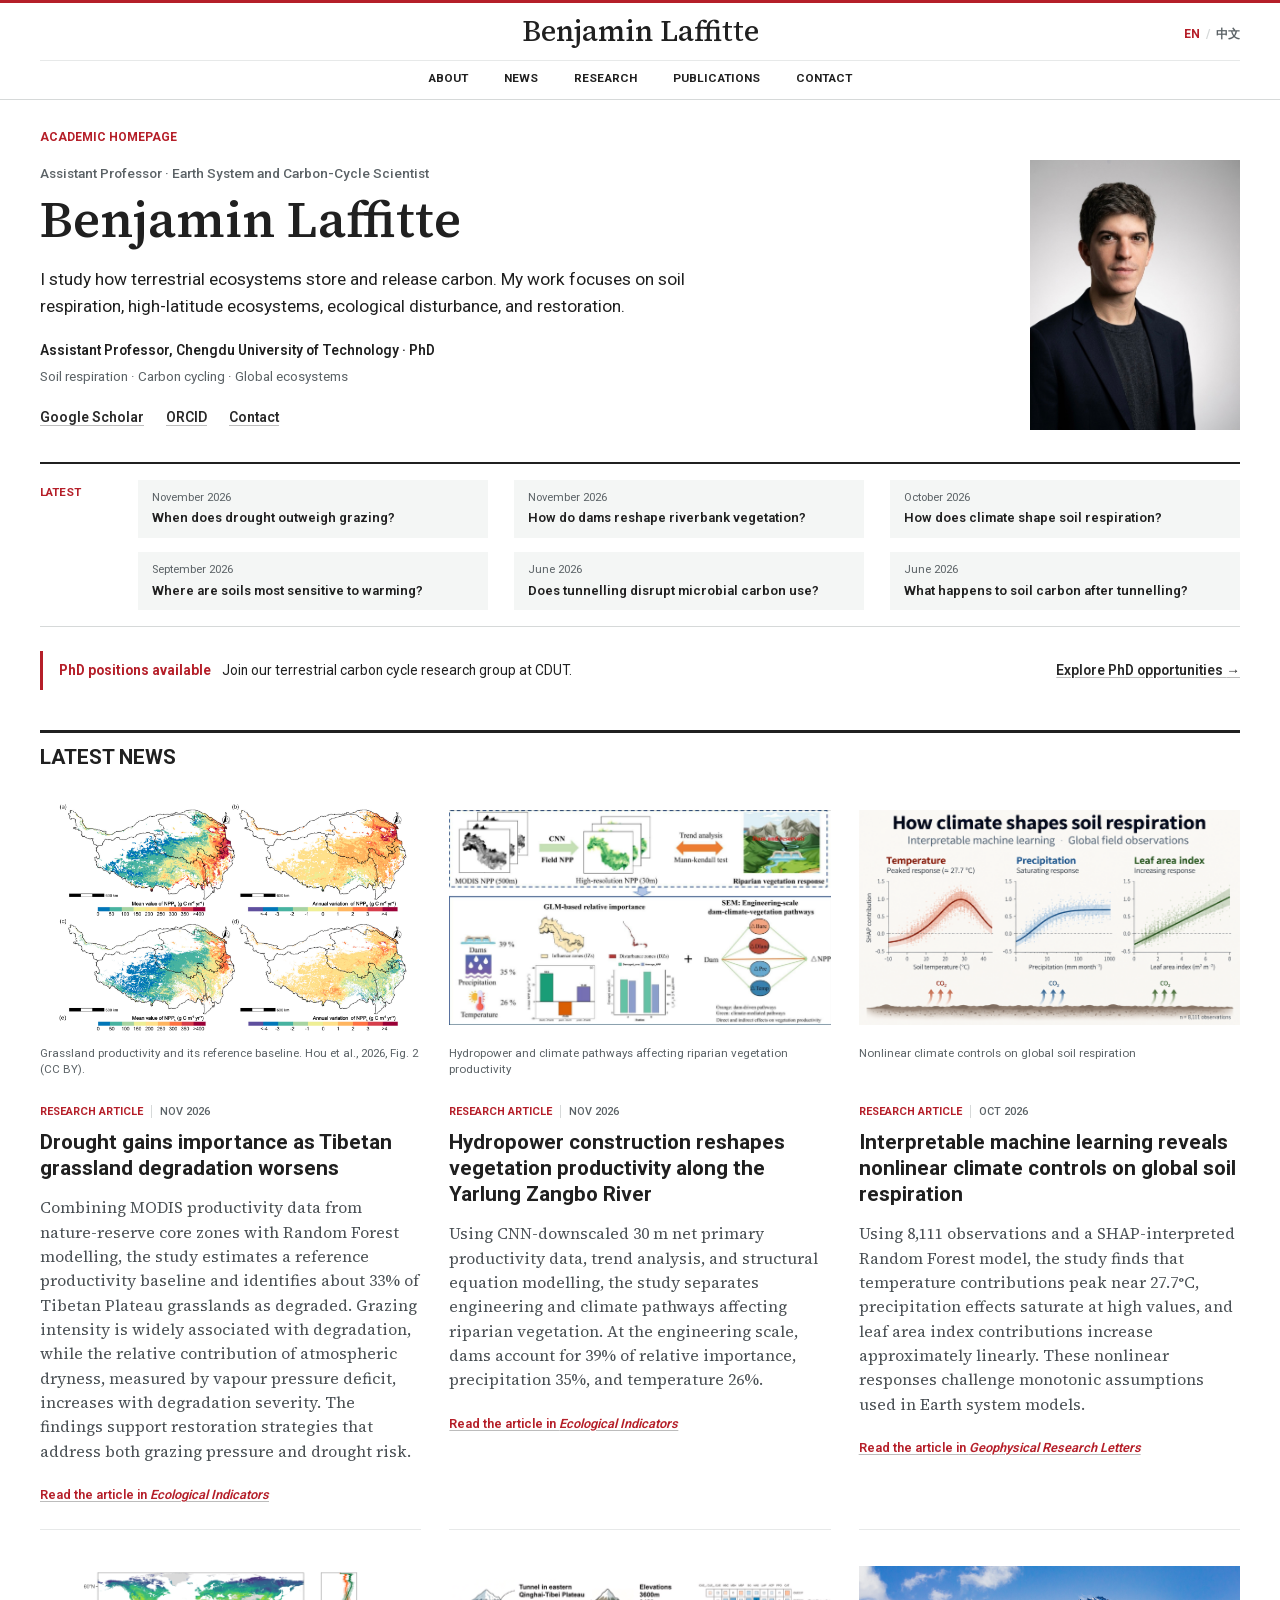
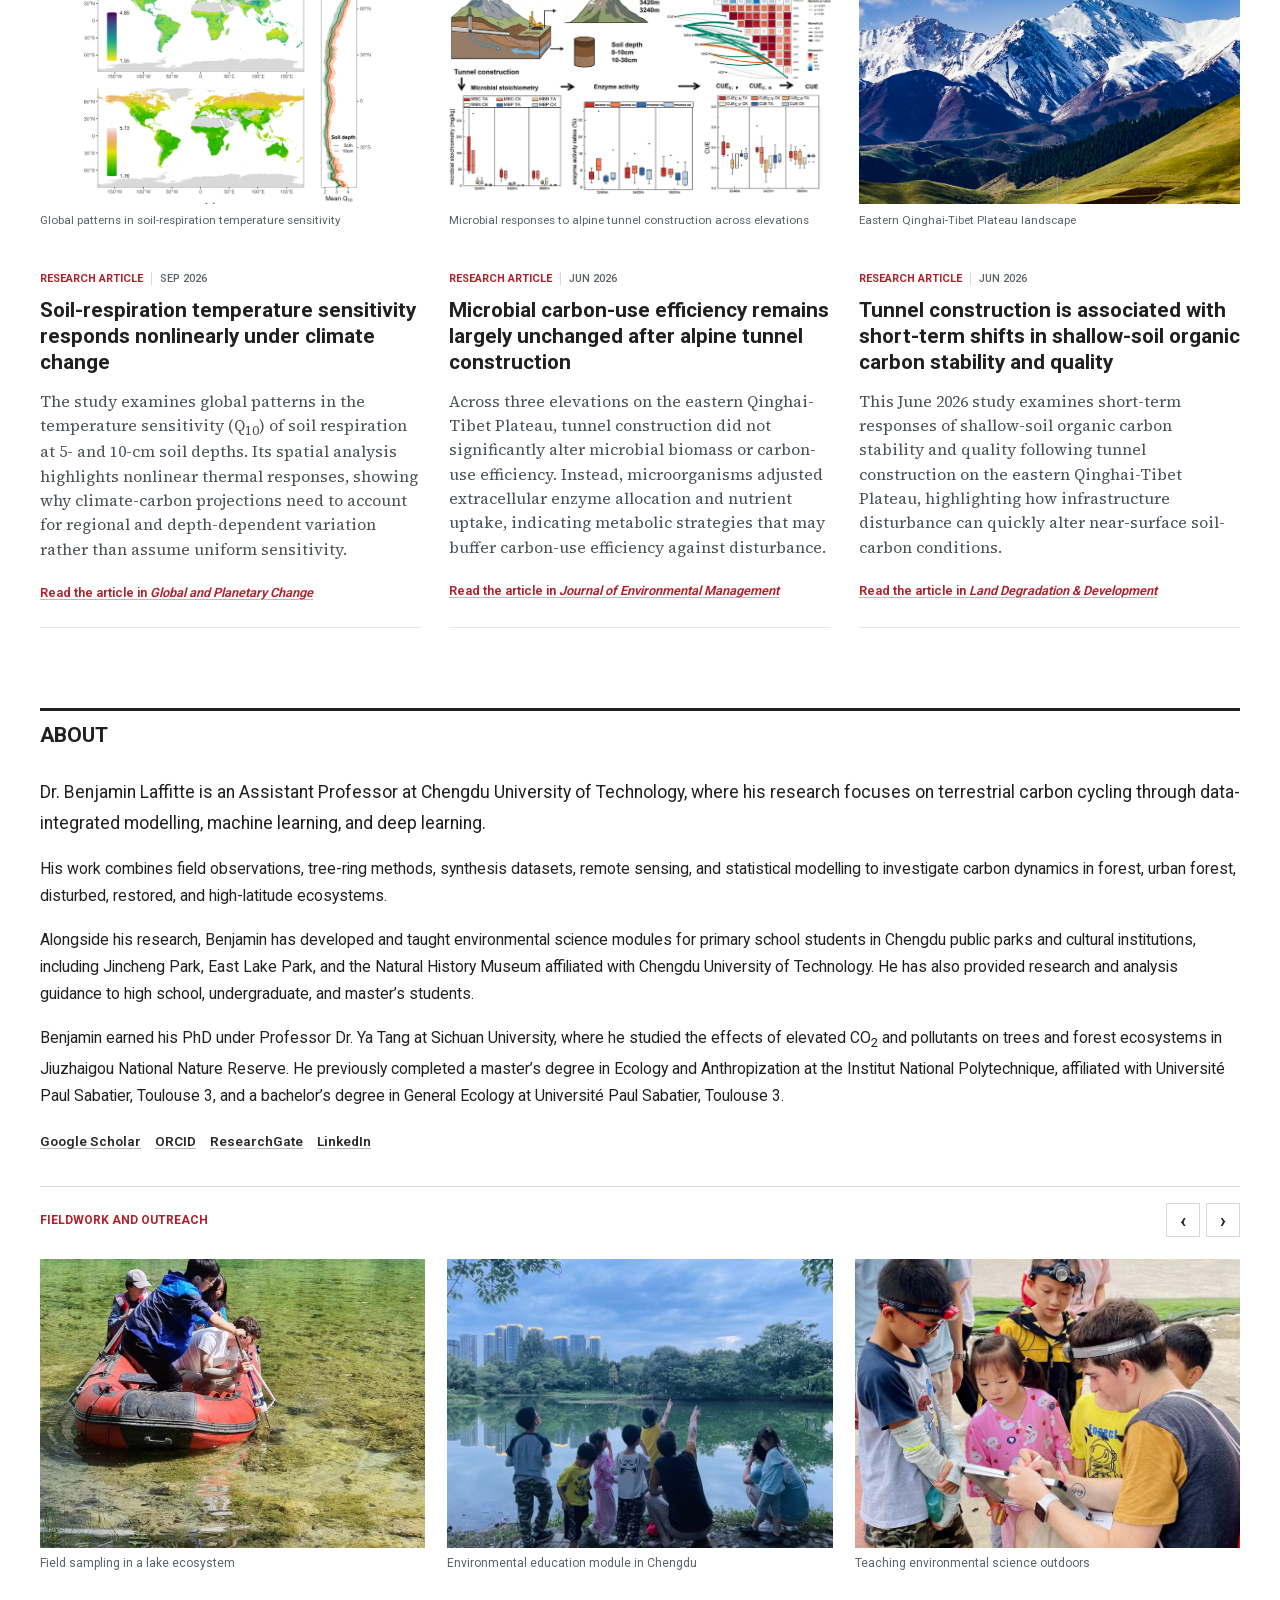
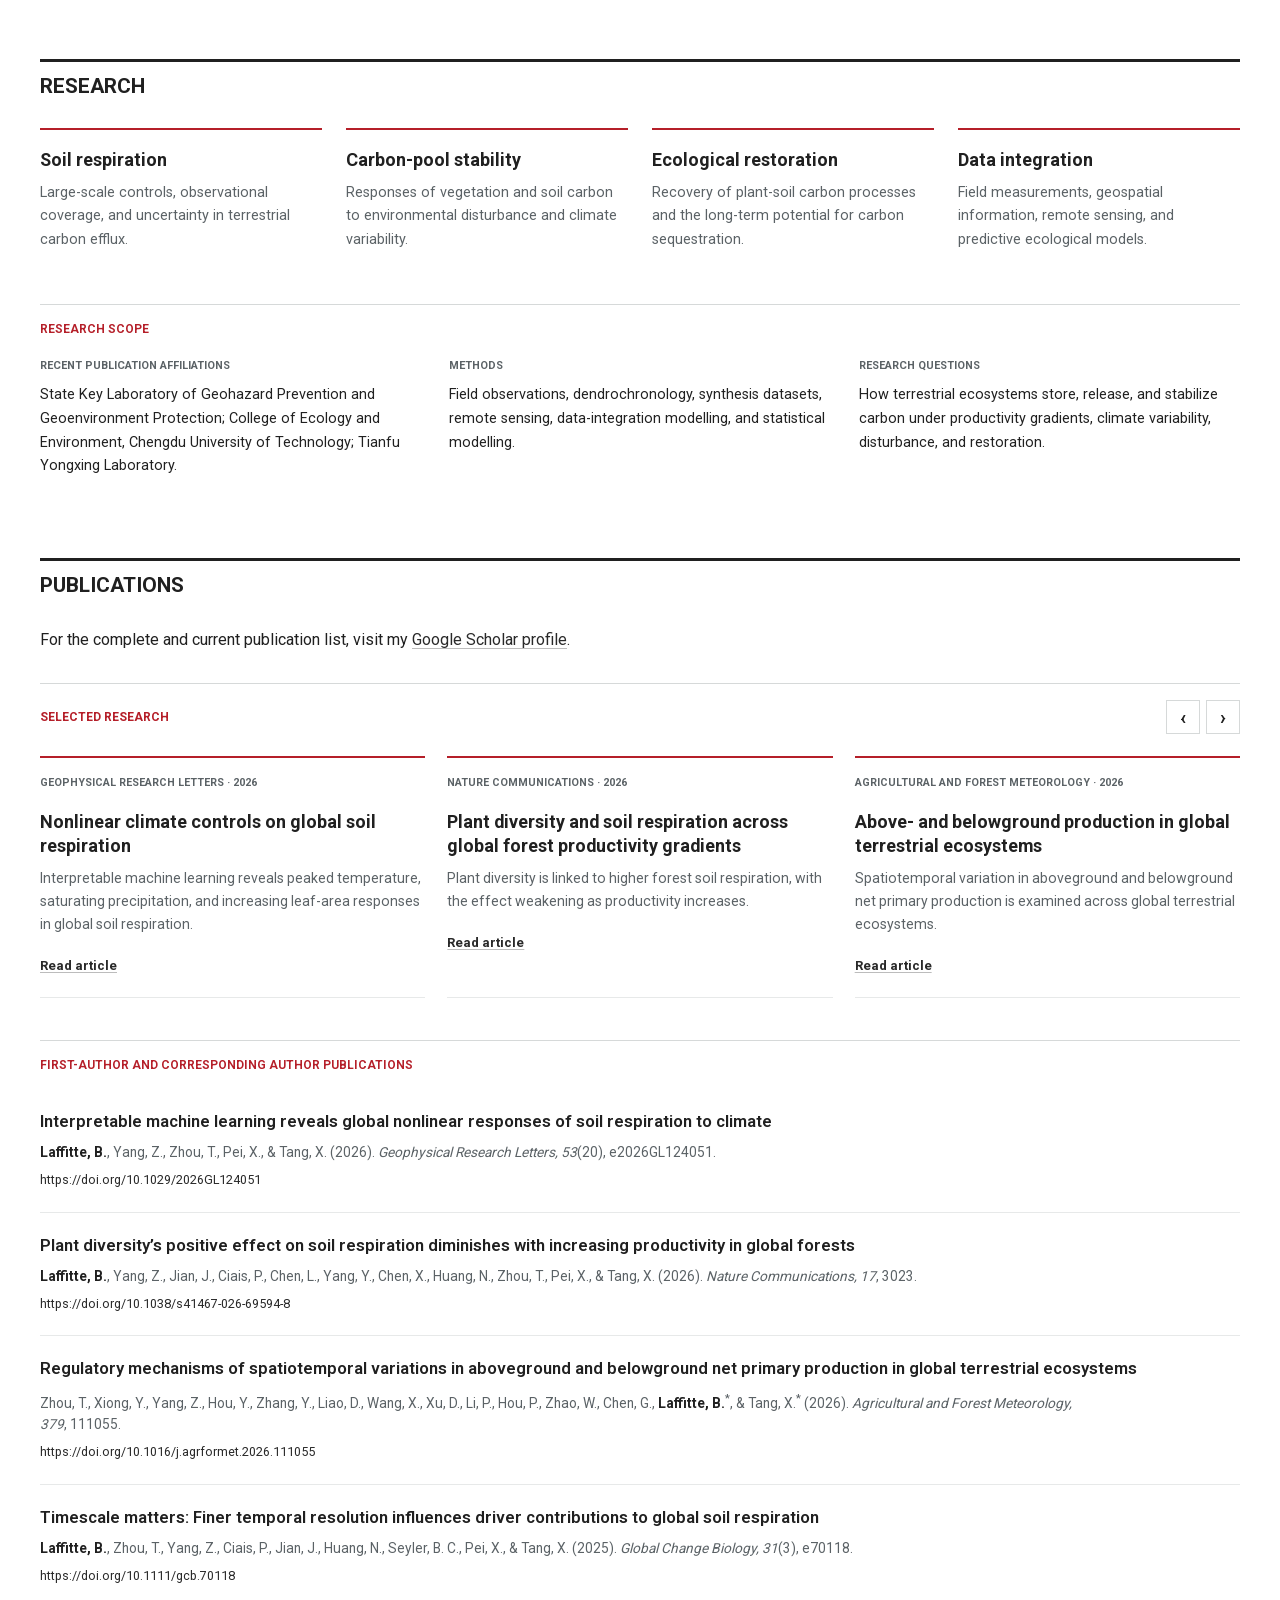
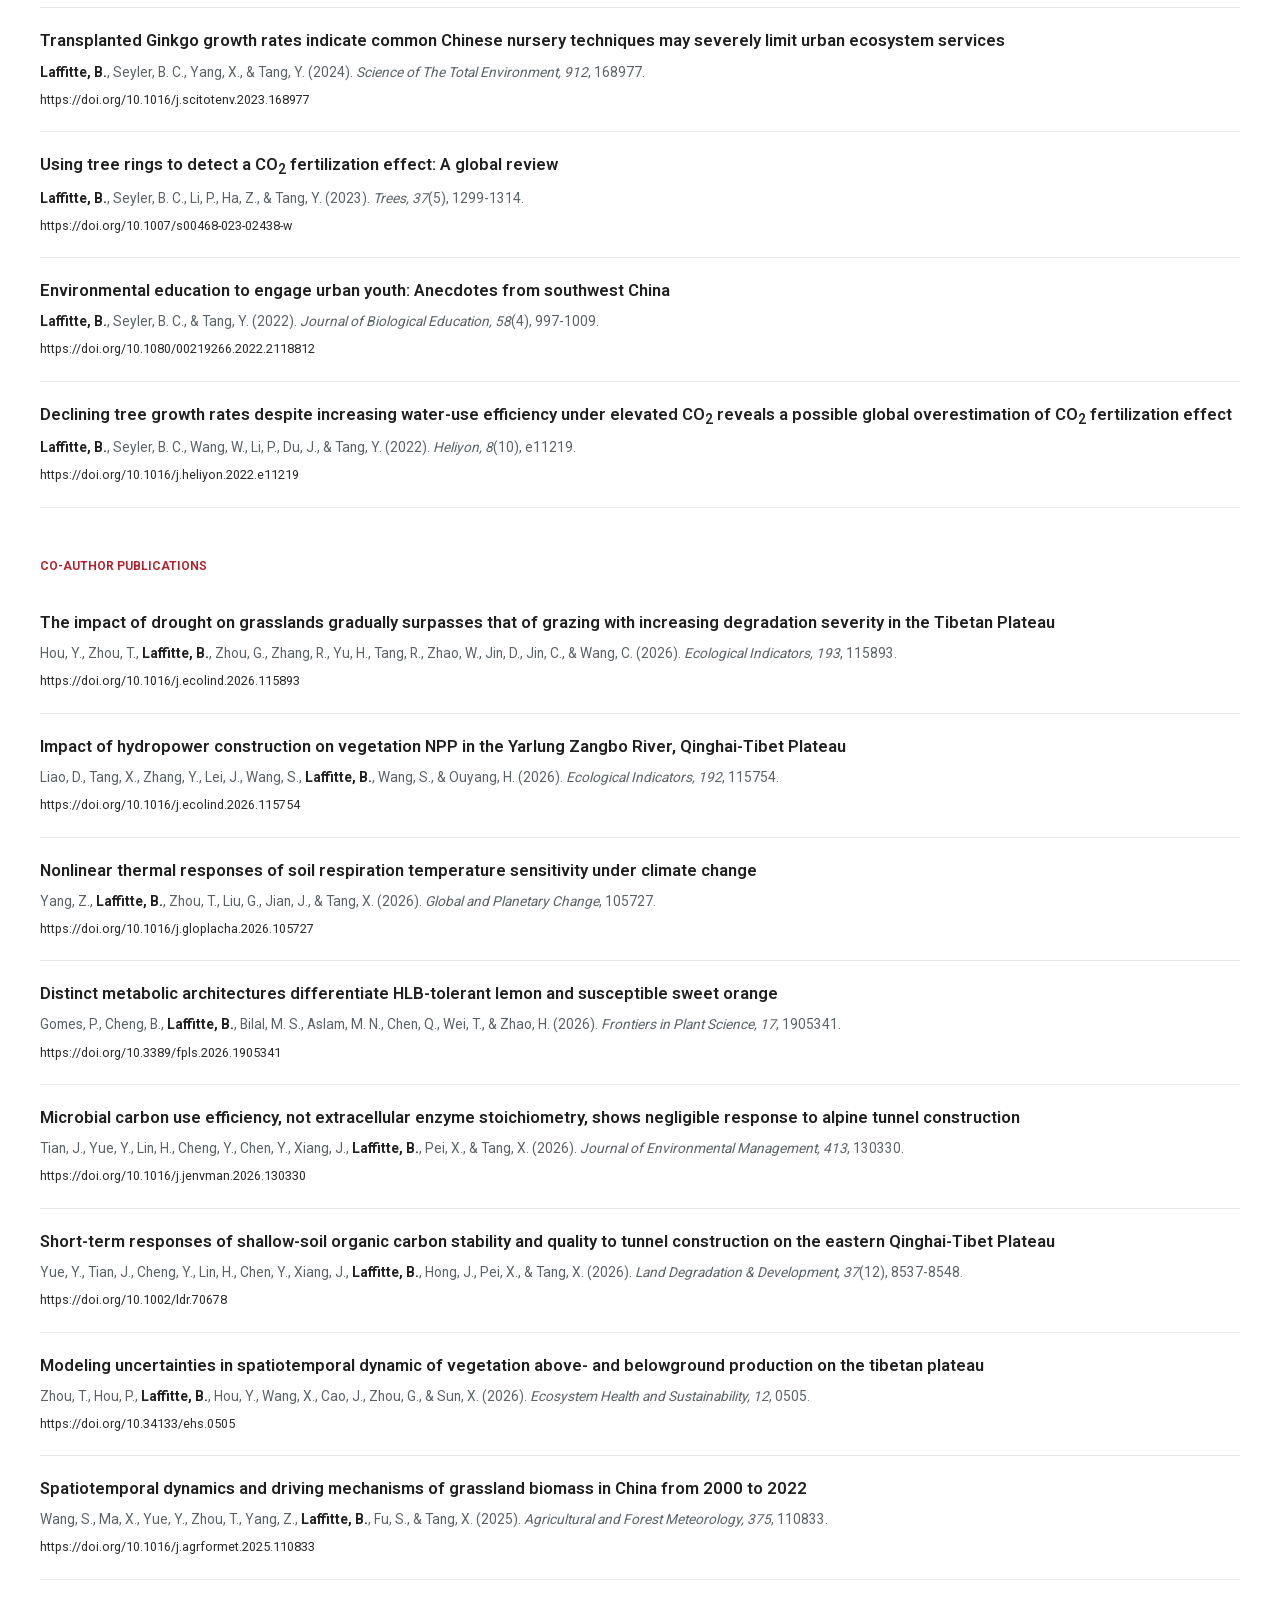
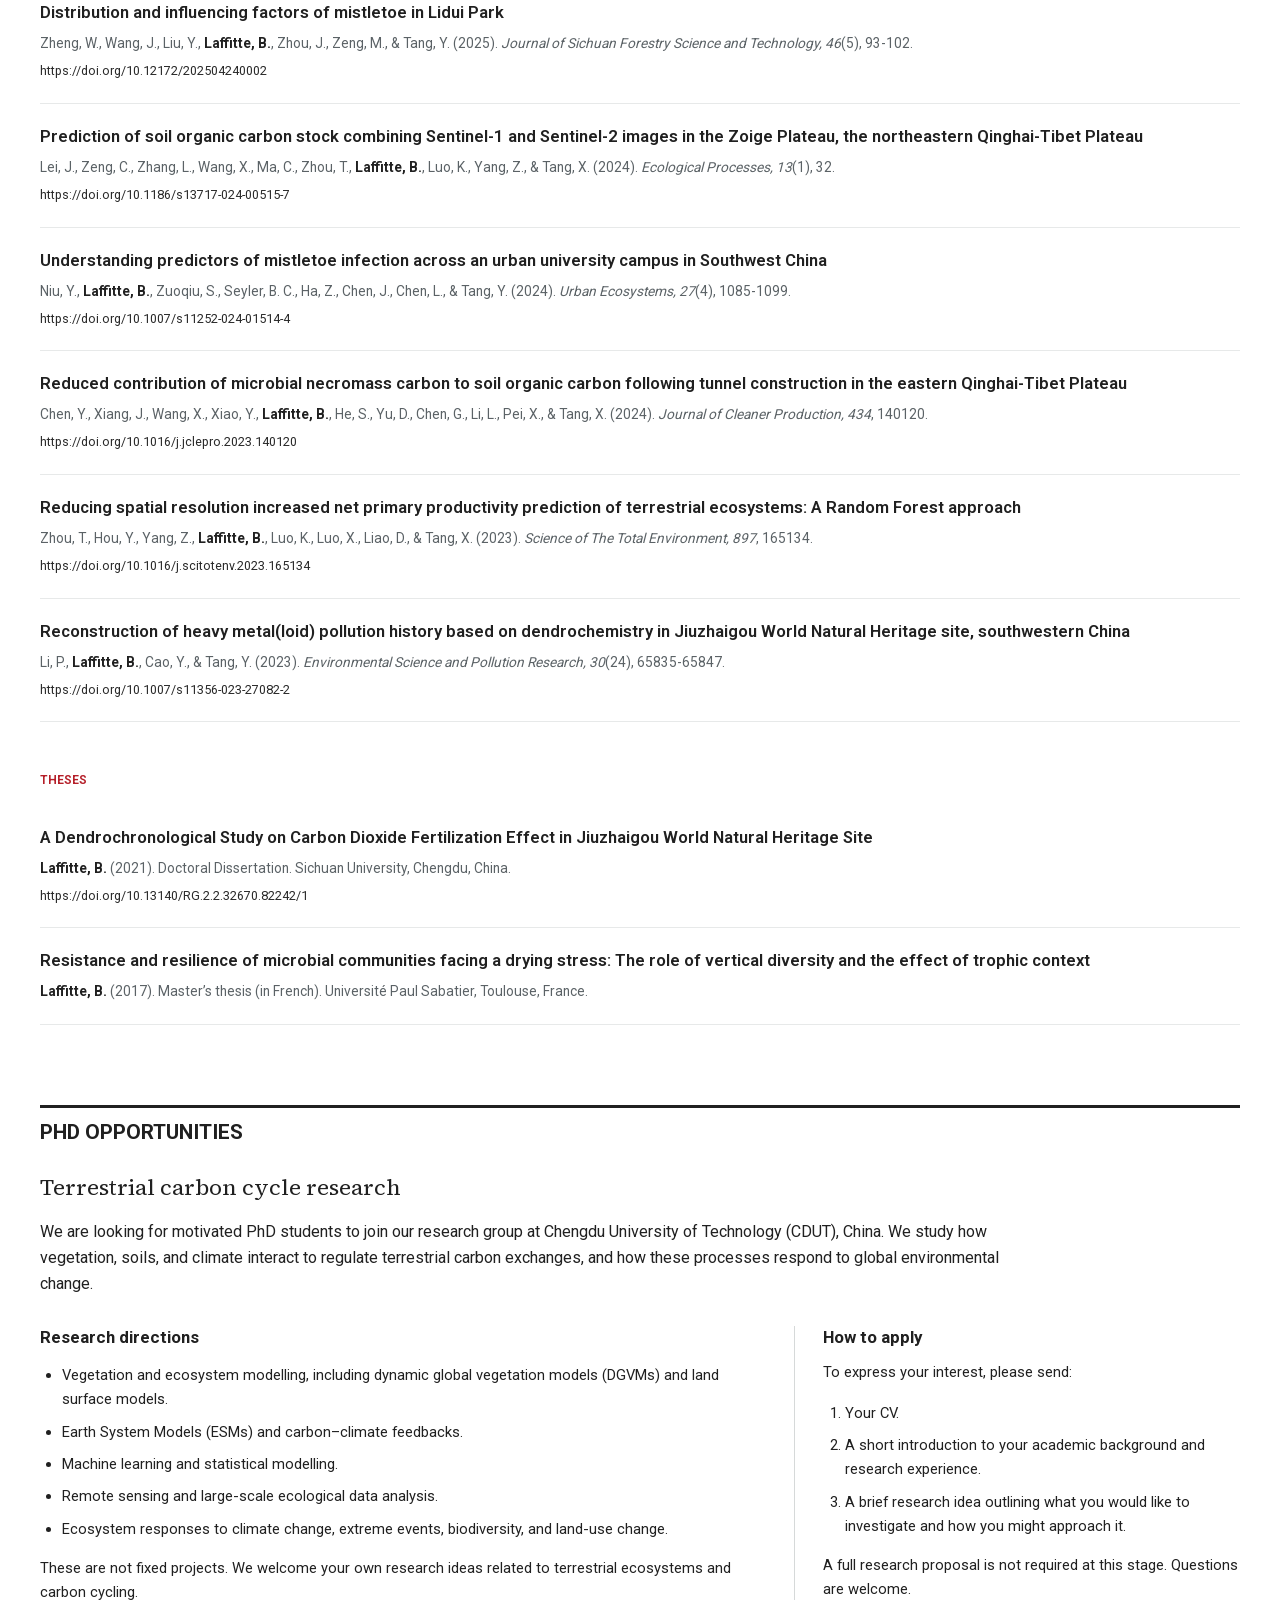
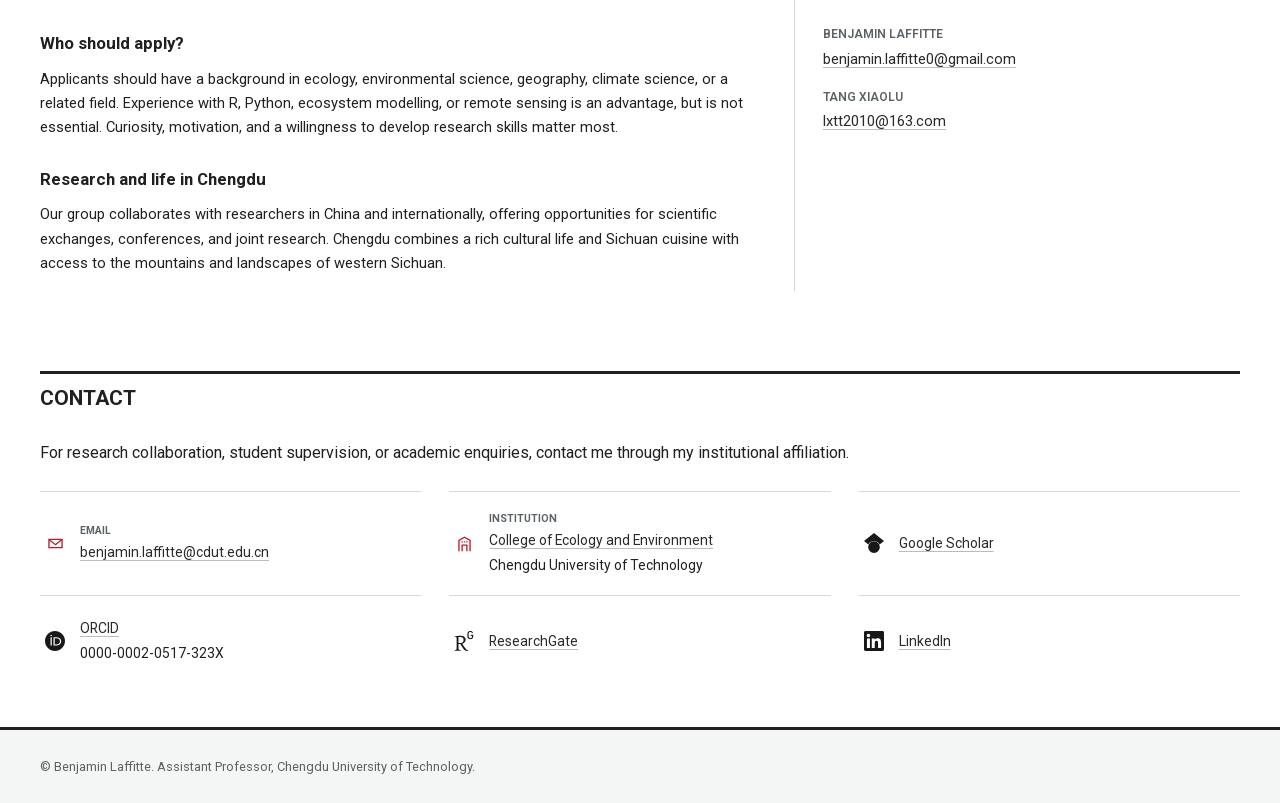
<file: index.html>
<!doctype html>
<html lang="en">
<head>
  <meta charset="utf-8">
  <meta name="viewport" content="width=device-width, initial-scale=1">
  <title>Benjamin Laffitte, PhD | Homepage</title>
  <meta name="description" content="Dr. Benjamin Laffitte is an Assistant Professor at Chengdu University of Technology, where his research focuses on terrestrial carbon cycling through data-integrated modelling, machine learning, and deep learning.">
  <meta name="author" content="Benjamin Laffitte">
  <meta name="robots" content="index, follow">
  <meta name="google-site-verification" content="b7oSxCG4IoUHkqx-J9gA1ETIJlWTeKGbXmMkajVEyJo" />
  <link rel="canonical" href="https://benjaminlaffitte.github.io/">
  <link rel="alternate" hreflang="en" href="https://benjaminlaffitte.github.io/">
  <link rel="alternate" hreflang="zh-Hans" href="https://benjaminlaffitte.github.io/zh.html">
  <link rel="alternate" hreflang="x-default" href="https://benjaminlaffitte.github.io/">

  <meta property="og:type" content="profile">
  <meta property="og:title" content="Benjamin Laffitte, PhD | Homepage">
  <meta property="og:description" content="Dr. Benjamin Laffitte is an Assistant Professor at Chengdu University of Technology, where his research focuses on terrestrial carbon cycling through data-integrated modelling, machine learning, and deep learning.">
  <meta property="og:url" content="https://benjaminlaffitte.github.io/">
  <meta property="og:image" content="https://benjaminlaffitte.github.io/portrait.jpg">
  <meta property="og:image:alt" content="Portrait of Benjamin Laffitte">
  <meta property="profile:first_name" content="Benjamin">
  <meta property="profile:last_name" content="Laffitte">

  <meta name="twitter:card" content="summary">
  <meta name="twitter:title" content="Benjamin Laffitte, PhD | Homepage">
  <meta name="twitter:description" content="Dr. Benjamin Laffitte is an Assistant Professor at Chengdu University of Technology, where his research focuses on terrestrial carbon cycling through data-integrated modelling, machine learning, and deep learning.">
  <meta name="twitter:image" content="https://benjaminlaffitte.github.io/portrait.jpg">

  <link rel="stylesheet" href="styles.css?v=20260626-news-ldd">
  <link rel="preload" href="assets/fonts/source-serif-4-latin.woff2" as="font" type="font/woff2" crossorigin>
  <link rel="stylesheet" href="journal.css?v=20261119-phd">
  <script type="application/ld+json">
  {
    "@context": "https://schema.org",
    "@type": "Person",
    "@id": "https://benjaminlaffitte.github.io/#benjamin-laffitte",
    "name": "Benjamin Laffitte",
    "givenName": "Benjamin",
    "familyName": "Laffitte",
    "jobTitle": "Assistant Professor",
    "affiliation": {
      "@type": "CollegeOrUniversity",
      "name": "Chengdu University of Technology"
    },
    "url": "https://benjaminlaffitte.github.io/",
    "image": "https://benjaminlaffitte.github.io/portrait.jpg",
    "sameAs": [
      "https://scholar.google.com/citations?user=4ZcM1v4AAAAJ",
      "https://orcid.org/0000-0002-0517-323X",
      "https://www.researchgate.net/profile/Benjamin-Laffitte",
      "https://cn.linkedin.com/in/benjamin-laffitte-94b067a8"
    ],
    "knowsAbout": [
      "Earth system science",
      "Ecosystem carbon cycling",
      "Terrestrial carbon cycling",
      "Soil respiration",
      "Plant diversity",
      "Climate-carbon feedbacks",
      "Ecological restoration"
    ],
    "description": "Dr. Benjamin Laffitte is an Assistant Professor at Chengdu University of Technology, where his research focuses on terrestrial carbon cycling through data-integrated modelling, machine learning, and deep learning."
  }
  </script>
</head>
<body>
  <header class="site-header">
    <nav class="nav container" aria-label="Primary navigation">
      <a class="name" href="#top" aria-label="Benjamin Laffitte homepage">Benjamin Laffitte</a>
      <div class="nav-actions">
        <div class="nav-links">
          <a href="#about">About</a>
          <a href="#news">News</a>
          <a href="#research">Research</a>
          <a href="#publications">Publications</a>
          <a href="#contact">Contact</a>
        </div>
        <div class="language-switch" aria-label="Language selector">
          <span aria-current="true">EN</span>
          <a href="zh.html">中文</a>
        </div>
      </div>
    </nav>
  </header>

  <main id="top">
    <section class="hero container" aria-labelledby="hero-title">
      <div class="hero-copy">
        <p class="hero-kicker">Academic homepage</p>
        <p class="eyebrow">Assistant Professor · Earth System and Carbon-Cycle Scientist</p>
        <h1 id="hero-title"><span class="hero-name-part">Benjamin</span> <span class="hero-name-part">Laffitte</span></h1>
        <img class="profile-photo-inline" src="portrait.jpg" alt="Portrait of Benjamin Laffitte" width="132" height="170">
        <p class="intro">I study how terrestrial ecosystems store and release carbon. My work focuses on soil respiration, high-latitude ecosystems, ecological disturbance, and restoration.</p>
        <p class="hero-meta">Assistant Professor, Chengdu University of Technology <span class="nowrap">&middot; PhD</span></p>
        <p class="research-keywords">Soil respiration · Carbon cycling · Global ecosystems</p>
        <div class="hero-links" aria-label="Profile links">
          <a href="https://scholar.google.com/citations?user=4ZcM1v4AAAAJ" target="_blank" rel="noopener noreferrer">Google Scholar</a>
          <a href="https://orcid.org/0000-0002-0517-323X" target="_blank" rel="noopener noreferrer">ORCID</a>
          <a href="#contact">Contact</a>
        </div>
      </div>

      <aside class="profile-panel" aria-label="Profile summary">
        <img class="profile-photo" src="portrait.jpg" alt="Portrait of Benjamin Laffitte" width="934" height="1200">
      </aside>

      <div class="latest-strip" aria-label="Latest highlights">
        <span>Latest</span>
        <a href="https://doi.org/10.1016/j.ecolind.2026.115893" target="_blank" rel="noopener noreferrer"><time datetime="2026-11">November 2026</time> When does drought outweigh grazing?</a>
        <a href="https://doi.org/10.1016/j.ecolind.2026.115754" target="_blank" rel="noopener noreferrer"><time datetime="2026-11">November 2026</time> How do dams reshape riverbank vegetation?</a>
        <a href="https://doi.org/10.1029/2026GL124051" target="_blank" rel="noopener noreferrer"><time datetime="2026-10">October 2026</time> How does climate shape soil respiration?</a>
        <a href="https://doi.org/10.1016/j.gloplacha.2026.105727" target="_blank" rel="noopener noreferrer"><time datetime="2026-09">September 2026</time> Where are soils most sensitive to warming?</a>
        <a href="https://doi.org/10.1016/j.jenvman.2026.130330" target="_blank" rel="noopener noreferrer"><time datetime="2026-06">June 2026</time> Does tunnelling disrupt microbial carbon use?</a>
        <a href="https://doi.org/10.1002/ldr.70678" target="_blank" rel="noopener noreferrer"><time datetime="2026-06">June 2026</time> What happens to soil carbon after tunnelling?</a>
      </div>
    </section>

    <aside class="phd-notice container" aria-label="PhD opportunities">
      <p><strong>PhD positions available</strong> Join our terrestrial carbon cycle research group at CDUT.</p>
      <a href="#phd-opportunities">Explore PhD opportunities <span aria-hidden="true">&rarr;</span></a>
    </aside>

    <section class="section container" id="news" aria-labelledby="news-title">
      <div>
        <h2 id="news-title">Latest News</h2>

        <div class="news-list">
          <article class="news-item">
            <figure class="news-figure research-figure">
              <img src="assets/news/tibetan-grassland-npp-baseline.png" alt="Maps of MODIS grassland net primary productivity and its reference baseline, with annual trends across the Tibetan Plateau" width="1308" height="858">
              <figcaption>Grassland productivity and its reference baseline. Hou et al., 2026, Fig. 2 (CC BY).</figcaption>
            </figure>
            <div class="news-body">
              <p class="news-meta"><span>Research Article</span><time datetime="2026-11">Nov 2026</time></p>
              <h3>Drought gains importance as Tibetan grassland degradation worsens</h3>
              <p>Combining MODIS productivity data from nature-reserve core zones with Random Forest modelling, the study estimates a reference productivity baseline and identifies about 33% of Tibetan Plateau grasslands as degraded. Grazing intensity is widely associated with degradation, while the relative contribution of atmospheric dryness, measured by vapour pressure deficit, increases with degradation severity. The findings support restoration strategies that address both grazing pressure and drought risk.</p>
              <a href="https://doi.org/10.1016/j.ecolind.2026.115893" target="_blank" rel="noopener noreferrer">Read the article in <em>Ecological Indicators</em></a>
            </div>
          </article>
          <article class="news-item">
            <figure class="news-figure research-figure">
              <img src="assets/news/hydropower-vegetation-npp-yarlung-zangbo.png" alt="Graphical abstract showing high-resolution NPP mapping and dam, precipitation, and temperature pathways affecting riparian vegetation" width="3142" height="1772">
              <figcaption>Hydropower and climate pathways affecting riparian vegetation productivity</figcaption>
            </figure>
            <div class="news-body">
              <p class="news-meta"><span>Research Article</span><time datetime="2026-11">Nov 2026</time></p>
              <h3>Hydropower construction reshapes vegetation productivity along the Yarlung Zangbo River</h3>
              <p>Using CNN-downscaled 30 m net primary productivity data, trend analysis, and structural equation modelling, the study separates engineering and climate pathways affecting riparian vegetation. At the engineering scale, dams account for 39% of relative importance, precipitation 35%, and temperature 26%.</p>
              <a href="https://doi.org/10.1016/j.ecolind.2026.115754" target="_blank" rel="noopener noreferrer">Read the article in <em>Ecological Indicators</em></a>
            </div>
          </article>
          <article class="news-item">
            <figure class="news-figure research-figure">
              <img src="assets/news/climate-shapes-soil-respiration.png" alt="Interpretable machine-learning response curves for the effects of temperature, precipitation, and leaf area index on soil respiration" width="1672" height="941">
              <figcaption>Nonlinear climate controls on global soil respiration</figcaption>
            </figure>
            <div class="news-body">
              <p class="news-meta"><span>Research Article</span><time datetime="2026-10">Oct 2026</time></p>
              <h3>Interpretable machine learning reveals nonlinear climate controls on global soil respiration</h3>
              <p>Using 8,111 observations and a SHAP-interpreted Random Forest model, the study finds that temperature contributions peak near 27.7°C, precipitation effects saturate at high values, and leaf area index contributions increase approximately linearly. These nonlinear responses challenge monotonic assumptions used in Earth system models.</p>
              <a href="https://doi.org/10.1029/2026GL124051" target="_blank" rel="noopener noreferrer">Read the article in <em>Geophysical Research Letters</em></a>
            </div>
          </article>
          <article class="news-item">
            <figure class="news-figure research-figure">
              <img src="assets/news/global-soil-respiration-temperature-sensitivity.png" alt="Global maps and latitudinal profiles of soil-respiration temperature sensitivity at 5- and 10-centimetre soil depths" width="1384" height="1050">
              <figcaption>Global patterns in soil-respiration temperature sensitivity</figcaption>
            </figure>
            <div class="news-body">
              <p class="news-meta"><span>Research Article</span><time datetime="2026-09">Sep 2026</time></p>
              <h3>Soil-respiration temperature sensitivity responds nonlinearly under climate change</h3>
              <p>The study examines global patterns in the temperature sensitivity (Q<sub>10</sub>) of soil respiration at 5- and 10-cm soil depths. Its spatial analysis highlights nonlinear thermal responses, showing why climate-carbon projections need to account for regional and depth-dependent variation rather than assume uniform sensitivity.</p>
              <a href="https://doi.org/10.1016/j.gloplacha.2026.105727" target="_blank" rel="noopener noreferrer">Read the article in <em>Global and Planetary Change</em></a>
            </div>
          </article>
          <article class="news-item">
            <figure class="news-figure research-figure">
              <img src="assets/news/jem-alpine-tunnel-carbon-use-efficiency.jpg" alt="Graphical abstract showing an alpine tunnel, soil sampling across three elevations, microbial enzyme activity, and carbon-use efficiency" width="1557" height="886">
              <figcaption>Microbial responses to alpine tunnel construction across elevations</figcaption>
            </figure>
            <div class="news-body">
              <p class="news-meta"><span>Research Article</span><time datetime="2026-06">Jun 2026</time></p>
              <h3>Microbial carbon-use efficiency remains largely unchanged after alpine tunnel construction</h3>
              <p>Across three elevations on the eastern Qinghai-Tibet Plateau, tunnel construction did not significantly alter microbial biomass or carbon-use efficiency. Instead, microorganisms adjusted extracellular enzyme allocation and nutrient uptake, indicating metabolic strategies that may buffer carbon-use efficiency against disturbance.</p>
              <a href="https://doi.org/10.1016/j.jenvman.2026.130330" target="_blank" rel="noopener noreferrer">Read the article in <em>Journal of Environmental Management</em></a>
            </div>
          </article>
          <article class="news-item">
            <figure class="news-figure">
              <img src="assets/news/ldd-qinghai-tibet-plateau.png" alt="Mountain landscape from the eastern Qinghai-Tibet Plateau" width="1024" height="576">
              <figcaption>Eastern Qinghai-Tibet Plateau landscape</figcaption>
            </figure>
            <div class="news-body">
              <p class="news-meta"><span>Research Article</span><time datetime="2026-06">Jun 2026</time></p>
              <h3>Tunnel construction is associated with short-term shifts in shallow-soil organic carbon stability and quality</h3>
              <p>This June 2026 study examines short-term responses of shallow-soil organic carbon stability and quality following tunnel construction on the eastern Qinghai-Tibet Plateau, highlighting how infrastructure disturbance can quickly alter near-surface soil-carbon conditions.</p>
              <a href="https://doi.org/10.1002/ldr.70678" target="_blank" rel="noopener noreferrer">Read the article in <em>Land Degradation &amp; Development</em></a>
            </div>
          </article>
        </div>
      </div>
    </section>

    <section class="section container" id="about" aria-labelledby="about-title">
      <div>
        <h2 id="about-title">About</h2>
        <p class="lead">Dr. Benjamin Laffitte is an Assistant Professor at Chengdu University of Technology, where his research focuses on terrestrial carbon cycling through data-integrated modelling, machine learning, and deep learning.</p>
        <p>His work combines field observations, tree-ring methods, synthesis datasets, remote sensing, and statistical modelling to investigate carbon dynamics in forest, urban forest, disturbed, restored, and high-latitude ecosystems.</p>
        <p>Alongside his research, Benjamin has developed and taught environmental science modules for primary school students in Chengdu public parks and cultural institutions, including Jincheng Park, East Lake Park, and the Natural History Museum affiliated with Chengdu University of Technology. He has also provided research and analysis guidance to high school, undergraduate, and master&rsquo;s students.</p>
        <p>Benjamin earned his PhD under Professor Dr. Ya Tang at Sichuan University, where he studied the effects of elevated CO<sub>2</sub> and pollutants on trees and forest ecosystems in Jiuzhaigou National Nature Reserve. He previously completed a master&rsquo;s degree in Ecology and Anthropization at the Institut National Polytechnique, affiliated with Universit&eacute; Paul Sabatier, Toulouse 3, and a bachelor&rsquo;s degree in General Ecology at Universit&eacute; Paul Sabatier, Toulouse 3.</p>

        <div class="profile-links" aria-label="External academic profiles">
          <a href="https://scholar.google.com/citations?user=4ZcM1v4AAAAJ" target="_blank" rel="noopener noreferrer">Google Scholar</a>
          <a href="https://orcid.org/0000-0002-0517-323X" target="_blank" rel="noopener noreferrer">ORCID</a>
          <a href="https://www.researchgate.net/profile/Benjamin-Laffitte" target="_blank" rel="noopener noreferrer">ResearchGate</a>
          <a href="https://cn.linkedin.com/in/benjamin-laffitte-94b067a8" target="_blank" rel="noopener noreferrer">LinkedIn</a>
        </div>

        <section class="about-gallery" aria-labelledby="about-gallery-title">
          <div class="gallery-heading">
            <h3 id="about-gallery-title">Fieldwork and outreach</h3>
            <div class="slider-controls" aria-label="About photo controls">
              <button type="button" class="slider-button" data-slider-target="about-gallery-slider" data-slider-direction="-1" aria-label="Previous about photo">‹</button>
              <button type="button" class="slider-button" data-slider-target="about-gallery-slider" data-slider-direction="1" aria-label="Next about photo">›</button>
            </div>
          </div>
          <div class="about-photo-list" id="about-gallery-slider">
            <figure>
              <img src="assets/about/field-lake-sampling.jpg" alt="Field sampling from a small boat in a clear lake" width="1200" height="1600">
              <figcaption>Field sampling in a lake ecosystem</figcaption>
            </figure>
            <figure>
              <img src="assets/about/chengdu-environmental-education-lake.jpg" alt="Environmental education activity with children beside an urban lake in Chengdu" width="1600" height="1200">
              <figcaption>Environmental education module in Chengdu</figcaption>
            </figure>
            <figure>
              <img src="assets/about/chengdu-environmental-education-module.jpg" alt="Outdoor environmental education activity with primary school students" width="1600" height="1239">
              <figcaption>Teaching environmental science outdoors</figcaption>
            </figure>
            <figure>
              <img src="assets/about/dendrochronology-fieldwork-log.jpg" alt="Dendrochronology fieldwork on a cut tree log" width="1200" height="1600">
              <figcaption>Dendrochronology fieldwork</figcaption>
            </figure>
            <figure>
              <img src="assets/about/night-environmental-education.jpg" alt="Night environmental education activity with children using headlamps" width="1600" height="1200">
              <figcaption>Night environmental education module in Chengdu</figcaption>
            </figure>
            <figure>
              <img src="assets/about/jiuzhaigou-landscape-autumn.jpg" alt="Mountain lake landscape in Jiuzhaigou" width="1600" height="1197">
              <figcaption>Jiuzhaigou landscape</figcaption>
            </figure>
            <figure>
              <img src="assets/about/jiuzhaigou-fieldwork.jpg" alt="Fieldwork in Jiuzhaigou with a hard hat near rocky terrain and clear water" width="903" height="1600">
              <figcaption>Jiuzhaigou fieldwork</figcaption>
            </figure>
            <figure>
              <img src="assets/about/dendrochronology-tree-core.jpg" alt="Tree-ring sampling with an increment borer in a forest" width="1600" height="1200">
              <figcaption>Tree-ring sampling for dendrochronology</figcaption>
            </figure>
            <figure>
              <img src="assets/about/jiuzhaigou-winter-landscape.jpg" alt="Winter mountain lake landscape in Jiuzhaigou" width="1600" height="1200">
              <figcaption>Jiuzhaigou winter landscape</figcaption>
            </figure>
          </div>
        </section>
      </div>
    </section>

    <section class="section container" id="research" aria-labelledby="research-title">
      <div>
        <h2 id="research-title">Research</h2>
        <div class="grid">
          <article>
            <h3>Soil respiration</h3>
            <p>Large-scale controls, observational coverage, and uncertainty in terrestrial carbon efflux.</p>
          </article>
          <article>
            <h3>Carbon-pool stability</h3>
            <p>Responses of vegetation and soil carbon to environmental disturbance and climate variability.</p>
          </article>
          <article>
            <h3>Ecological restoration</h3>
            <p>Recovery of plant-soil carbon processes and the long-term potential for carbon sequestration.</p>
          </article>
          <article>
            <h3>Data integration</h3>
            <p>Field measurements, geospatial information, remote sensing, and predictive ecological models.</p>
          </article>
        </div>

        <section class="profile-detail" aria-labelledby="profile-detail-title">
          <h3 id="profile-detail-title">Research scope</h3>
          <div class="profile-detail-grid">
            <article>
              <span>Recent publication affiliations</span>
              <p>State Key Laboratory of Geohazard Prevention and Geoenvironment Protection; College of Ecology and Environment, Chengdu University of Technology; Tianfu Yongxing Laboratory.</p>
            </article>
            <article>
              <span>Methods</span>
              <p>Field observations, dendrochronology, synthesis datasets, remote sensing, data-integration modelling, and statistical modelling.</p>
            </article>
            <article>
              <span>Research questions</span>
              <p>How terrestrial ecosystems store, release, and stabilize carbon under productivity gradients, climate variability, disturbance, and restoration.</p>
            </article>
          </div>
        </section>
      </div>
    </section>

    <section class="section container" id="publications" aria-labelledby="publications-title">
      <div>
        <h2 id="publications-title">Publications</h2>
        <p>For the complete and current publication list, visit my <a href="https://scholar.google.com/citations?user=4ZcM1v4AAAAJ" target="_blank" rel="noopener noreferrer">Google Scholar profile</a>.</p>

        <section class="selected-research" aria-labelledby="selected-research-title">
          <div class="selected-heading">
            <h3 id="selected-research-title">Selected research</h3>
            <div class="slider-controls" aria-label="Selected research controls">
              <button type="button" class="slider-button" data-slider-prev aria-label="Previous selected research item">‹</button>
              <button type="button" class="slider-button" data-slider-next aria-label="Next selected research item">›</button>
            </div>
          </div>
          <div class="selected-list" data-selected-slider>
            <article>
              <span>Geophysical Research Letters · 2026</span>
              <h4>Nonlinear climate controls on global soil respiration</h4>
              <p>Interpretable machine learning reveals peaked temperature, saturating precipitation, and increasing leaf-area responses in global soil respiration.</p>
              <a href="https://doi.org/10.1029/2026GL124051" target="_blank" rel="noopener noreferrer">Read article</a>
            </article>
            <article>
              <span>Nature Communications · 2026</span>
              <h4>Plant diversity and soil respiration across global forest productivity gradients</h4>
              <p>Plant diversity is linked to higher forest soil respiration, with the effect weakening as productivity increases.</p>
              <a href="https://doi.org/10.1038/s41467-026-69594-8" target="_blank" rel="noopener noreferrer">Read article</a>
            </article>
            <article>
              <span>Agricultural and Forest Meteorology · 2026</span>
              <h4>Above- and belowground production in global terrestrial ecosystems</h4>
              <p>Spatiotemporal variation in aboveground and belowground net primary production is examined across global terrestrial ecosystems.</p>
              <a href="https://doi.org/10.1016/j.agrformet.2026.111055" target="_blank" rel="noopener noreferrer">Read article</a>
            </article>
            <article>
              <span>Global Change Biology · 2025</span>
              <h4>Temporal resolution in global soil-respiration modelling</h4>
              <p>Finer temporal resolution changes how environmental drivers are attributed in global soil respiration estimates.</p>
              <a href="https://doi.org/10.1111/gcb.70118" target="_blank" rel="noopener noreferrer">Read article</a>
            </article>
            <article>
              <span>Science of The Total Environment · 2024</span>
              <h4>Urban tree growth and ecosystem-service constraints</h4>
              <p>Transplanted Ginkgo growth rates indicate that common nursery techniques may limit urban ecosystem services.</p>
              <a href="https://doi.org/10.1016/j.scitotenv.2023.168977" target="_blank" rel="noopener noreferrer">Read article</a>
            </article>
          </div>
        </section>

        <section class="publication-group" aria-labelledby="first-author-publications-title">
          <h3 id="first-author-publications-title">First-author and corresponding author publications</h3>
          <ol class="publication-list">
            <li class="publication"><span class="publication-title">Interpretable machine learning reveals global nonlinear responses of soil respiration to climate</span><span class="publication-meta"><strong>Laffitte, B.</strong>, Yang, Z., Zhou, T., Pei, X., &amp; Tang, X. (2026). <em>Geophysical Research Letters, 53</em>(20), e2026GL124051.</span><a class="publication-link" href="https://doi.org/10.1029/2026GL124051" target="_blank" rel="noopener noreferrer">https://doi.org/10.1029/2026GL124051</a></li>
            <li class="publication"><span class="publication-title">Plant diversity&rsquo;s positive effect on soil respiration diminishes with increasing productivity in global forests</span><span class="publication-meta"><strong>Laffitte, B.</strong>, Yang, Z., Jian, J., Ciais, P., Chen, L., Yang, Y., Chen, X., Huang, N., Zhou, T., Pei, X., &amp; Tang, X. (2026). <em>Nature Communications, 17</em>, 3023.</span><a class="publication-link" href="https://doi.org/10.1038/s41467-026-69594-8" target="_blank" rel="noopener noreferrer">https://doi.org/10.1038/s41467-026-69594-8</a></li>
            <li class="publication"><span class="publication-title">Regulatory mechanisms of spatiotemporal variations in aboveground and belowground net primary production in global terrestrial ecosystems</span><span class="publication-meta">Zhou, T., Xiong, Y., Yang, Z., Hou, Y., Zhang, Y., Liao, D., Wang, X., Xu, D., Li, P., Hou, P., Zhao, W., Chen, G., <strong>Laffitte, B.</strong><sup>*</sup>, &amp; Tang, X.<sup>*</sup> (2026). <em>Agricultural and Forest Meteorology, 379</em>, 111055.</span><a class="publication-link" href="https://doi.org/10.1016/j.agrformet.2026.111055" target="_blank" rel="noopener noreferrer">https://doi.org/10.1016/j.agrformet.2026.111055</a></li>
            <li class="publication"><span class="publication-title">Timescale matters: Finer temporal resolution influences driver contributions to global soil respiration</span><span class="publication-meta"><strong>Laffitte, B.</strong>, Zhou, T., Yang, Z., Ciais, P., Jian, J., Huang, N., Seyler, B. C., Pei, X., &amp; Tang, X. (2025). <em>Global Change Biology, 31</em>(3), e70118.</span><a class="publication-link" href="https://doi.org/10.1111/gcb.70118" target="_blank" rel="noopener noreferrer">https://doi.org/10.1111/gcb.70118</a></li>
            <li class="publication"><span class="publication-title">Transplanted Ginkgo growth rates indicate common Chinese nursery techniques may severely limit urban ecosystem services</span><span class="publication-meta"><strong>Laffitte, B.</strong>, Seyler, B. C., Yang, X., &amp; Tang, Y. (2024). <em>Science of The Total Environment, 912</em>, 168977.</span><a class="publication-link" href="https://doi.org/10.1016/j.scitotenv.2023.168977" target="_blank" rel="noopener noreferrer">https://doi.org/10.1016/j.scitotenv.2023.168977</a></li>
            <li class="publication"><span class="publication-title">Using tree rings to detect a CO<sub>2</sub> fertilization effect: A global review</span><span class="publication-meta"><strong>Laffitte, B.</strong>, Seyler, B. C., Li, P., Ha, Z., &amp; Tang, Y. (2023). <em>Trees, 37</em>(5), 1299-1314.</span><a class="publication-link" href="https://doi.org/10.1007/s00468-023-02438-w" target="_blank" rel="noopener noreferrer">https://doi.org/10.1007/s00468-023-02438-w</a></li>
            <li class="publication"><span class="publication-title">Environmental education to engage urban youth: Anecdotes from southwest China</span><span class="publication-meta"><strong>Laffitte, B.</strong>, Seyler, B. C., &amp; Tang, Y. (2022). <em>Journal of Biological Education, 58</em>(4), 997-1009.</span><a class="publication-link" href="https://doi.org/10.1080/00219266.2022.2118812" target="_blank" rel="noopener noreferrer">https://doi.org/10.1080/00219266.2022.2118812</a></li>
            <li class="publication"><span class="publication-title">Declining tree growth rates despite increasing water-use efficiency under elevated CO<sub>2</sub> reveals a possible global overestimation of CO<sub>2</sub> fertilization effect</span><span class="publication-meta"><strong>Laffitte, B.</strong>, Seyler, B. C., Wang, W., Li, P., Du, J., &amp; Tang, Y. (2022). <em>Heliyon, 8</em>(10), e11219.</span><a class="publication-link" href="https://doi.org/10.1016/j.heliyon.2022.e11219" target="_blank" rel="noopener noreferrer">https://doi.org/10.1016/j.heliyon.2022.e11219</a></li>
          </ol>
        </section>

        <section class="publication-group" aria-labelledby="coauthor-publications-title">
          <h3 id="coauthor-publications-title">Co-author publications</h3>
          <ol class="publication-list">
            <li class="publication"><span class="publication-title">The impact of drought on grasslands gradually surpasses that of grazing with increasing degradation severity in the Tibetan Plateau</span><span class="publication-meta">Hou, Y., Zhou, T., <strong>Laffitte, B.</strong>, Zhou, G., Zhang, R., Yu, H., Tang, R., Zhao, W., Jin, D., Jin, C., &amp; Wang, C. (2026). <em>Ecological Indicators, 193</em>, 115893.</span><a class="publication-link" href="https://doi.org/10.1016/j.ecolind.2026.115893" target="_blank" rel="noopener noreferrer">https://doi.org/10.1016/j.ecolind.2026.115893</a></li>
            <li class="publication"><span class="publication-title">Impact of hydropower construction on vegetation NPP in the Yarlung Zangbo River, Qinghai-Tibet Plateau</span><span class="publication-meta">Liao, D., Tang, X., Zhang, Y., Lei, J., Wang, S., <strong>Laffitte, B.</strong>, Wang, S., &amp; Ouyang, H. (2026). <em>Ecological Indicators, 192</em>, 115754.</span><a class="publication-link" href="https://doi.org/10.1016/j.ecolind.2026.115754" target="_blank" rel="noopener noreferrer">https://doi.org/10.1016/j.ecolind.2026.115754</a></li>
            <li class="publication"><span class="publication-title">Nonlinear thermal responses of soil respiration temperature sensitivity under climate change</span><span class="publication-meta">Yang, Z., <strong>Laffitte, B.</strong>, Zhou, T., Liu, G., Jian, J., &amp; Tang, X. (2026). <em>Global and Planetary Change</em>, 105727.</span><a class="publication-link" href="https://doi.org/10.1016/j.gloplacha.2026.105727" target="_blank" rel="noopener noreferrer">https://doi.org/10.1016/j.gloplacha.2026.105727</a></li>
            <li class="publication"><span class="publication-title">Distinct metabolic architectures differentiate HLB-tolerant lemon and susceptible sweet orange</span><span class="publication-meta">Gomes, P., Cheng, B., <strong>Laffitte, B.</strong>, Bilal, M. S., Aslam, M. N., Chen, Q., Wei, T., &amp; Zhao, H. (2026). <em>Frontiers in Plant Science, 17</em>, 1905341.</span><a class="publication-link" href="https://doi.org/10.3389/fpls.2026.1905341" target="_blank" rel="noopener noreferrer">https://doi.org/10.3389/fpls.2026.1905341</a></li>
            <li class="publication"><span class="publication-title">Microbial carbon use efficiency, not extracellular enzyme stoichiometry, shows negligible response to alpine tunnel construction</span><span class="publication-meta">Tian, J., Yue, Y., Lin, H., Cheng, Y., Chen, Y., Xiang, J., <strong>Laffitte, B.</strong>, Pei, X., &amp; Tang, X. (2026). <em>Journal of Environmental Management, 413</em>, 130330.</span><a class="publication-link" href="https://doi.org/10.1016/j.jenvman.2026.130330" target="_blank" rel="noopener noreferrer">https://doi.org/10.1016/j.jenvman.2026.130330</a></li>
            <li class="publication"><span class="publication-title">Short-term responses of shallow-soil organic carbon stability and quality to tunnel construction on the eastern Qinghai-Tibet Plateau</span><span class="publication-meta">Yue, Y., Tian, J., Cheng, Y., Lin, H., Chen, Y., Xiang, J., <strong>Laffitte, B.</strong>, Hong, J., Pei, X., &amp; Tang, X. (2026). <em>Land Degradation &amp; Development, 37</em>(12), 8537-8548.</span><a class="publication-link" href="https://doi.org/10.1002/ldr.70678" target="_blank" rel="noopener noreferrer">https://doi.org/10.1002/ldr.70678</a></li>
            <li class="publication"><span class="publication-title">Modeling uncertainties in spatiotemporal dynamic of vegetation above- and belowground production on the tibetan plateau</span><span class="publication-meta">Zhou, T., Hou, P., <strong>Laffitte, B.</strong>, Hou, Y., Wang, X., Cao, J., Zhou, G., &amp; Sun, X. (2026). <em>Ecosystem Health and Sustainability, 12</em>, 0505.</span><a class="publication-link" href="https://doi.org/10.34133/ehs.0505" target="_blank" rel="noopener noreferrer">https://doi.org/10.34133/ehs.0505</a></li>
            <li class="publication"><span class="publication-title">Spatiotemporal dynamics and driving mechanisms of grassland biomass in China from 2000 to 2022</span><span class="publication-meta">Wang, S., Ma, X., Yue, Y., Zhou, T., Yang, Z., <strong>Laffitte, B.</strong>, Fu, S., &amp; Tang, X. (2025). <em>Agricultural and Forest Meteorology, 375</em>, 110833.</span><a class="publication-link" href="https://doi.org/10.1016/j.agrformet.2025.110833" target="_blank" rel="noopener noreferrer">https://doi.org/10.1016/j.agrformet.2025.110833</a></li>
            <li class="publication"><span class="publication-title">Distribution and influencing factors of mistletoe in Lidui Park</span><span class="publication-meta">Zheng, W., Wang, J., Liu, Y., <strong>Laffitte, B.</strong>, Zhou, J., Zeng, M., &amp; Tang, Y. (2025). <em>Journal of Sichuan Forestry Science and Technology, 46</em>(5), 93-102.</span><a class="publication-link" href="https://doi.org/10.12172/202504240002" target="_blank" rel="noopener noreferrer">https://doi.org/10.12172/202504240002</a></li>
            <li class="publication"><span class="publication-title">Prediction of soil organic carbon stock combining Sentinel-1 and Sentinel-2 images in the Zoige Plateau, the northeastern Qinghai-Tibet Plateau</span><span class="publication-meta">Lei, J., Zeng, C., Zhang, L., Wang, X., Ma, C., Zhou, T., <strong>Laffitte, B.</strong>, Luo, K., Yang, Z., &amp; Tang, X. (2024). <em>Ecological Processes, 13</em>(1), 32.</span><a class="publication-link" href="https://doi.org/10.1186/s13717-024-00515-7" target="_blank" rel="noopener noreferrer">https://doi.org/10.1186/s13717-024-00515-7</a></li>
            <li class="publication"><span class="publication-title">Understanding predictors of mistletoe infection across an urban university campus in Southwest China</span><span class="publication-meta">Niu, Y., <strong>Laffitte, B.</strong>, Zuoqiu, S., Seyler, B. C., Ha, Z., Chen, J., Chen, L., &amp; Tang, Y. (2024). <em>Urban Ecosystems, 27</em>(4), 1085-1099.</span><a class="publication-link" href="https://doi.org/10.1007/s11252-024-01514-4" target="_blank" rel="noopener noreferrer">https://doi.org/10.1007/s11252-024-01514-4</a></li>
            <li class="publication"><span class="publication-title">Reduced contribution of microbial necromass carbon to soil organic carbon following tunnel construction in the eastern Qinghai-Tibet Plateau</span><span class="publication-meta">Chen, Y., Xiang, J., Wang, X., Xiao, Y., <strong>Laffitte, B.</strong>, He, S., Yu, D., Chen, G., Li, L., Pei, X., &amp; Tang, X. (2024). <em>Journal of Cleaner Production, 434</em>, 140120.</span><a class="publication-link" href="https://doi.org/10.1016/j.jclepro.2023.140120" target="_blank" rel="noopener noreferrer">https://doi.org/10.1016/j.jclepro.2023.140120</a></li>
            <li class="publication"><span class="publication-title">Reducing spatial resolution increased net primary productivity prediction of terrestrial ecosystems: A Random Forest approach</span><span class="publication-meta">Zhou, T., Hou, Y., Yang, Z., <strong>Laffitte, B.</strong>, Luo, K., Luo, X., Liao, D., &amp; Tang, X. (2023). <em>Science of The Total Environment, 897</em>, 165134.</span><a class="publication-link" href="https://doi.org/10.1016/j.scitotenv.2023.165134" target="_blank" rel="noopener noreferrer">https://doi.org/10.1016/j.scitotenv.2023.165134</a></li>
            <li class="publication"><span class="publication-title">Reconstruction of heavy metal(loid) pollution history based on dendrochemistry in Jiuzhaigou World Natural Heritage site, southwestern China</span><span class="publication-meta">Li, P., <strong>Laffitte, B.</strong>, Cao, Y., &amp; Tang, Y. (2023). <em>Environmental Science and Pollution Research, 30</em>(24), 65835-65847.</span><a class="publication-link" href="https://doi.org/10.1007/s11356-023-27082-2" target="_blank" rel="noopener noreferrer">https://doi.org/10.1007/s11356-023-27082-2</a></li>
          </ol>
        </section>

        <section class="publication-group" aria-labelledby="theses-title">
          <h3 id="theses-title">Theses</h3>
          <ol class="publication-list">
            <li class="publication"><span class="publication-title">A Dendrochronological Study on Carbon Dioxide Fertilization Effect in Jiuzhaigou World Natural Heritage Site</span><span class="publication-meta"><strong>Laffitte, B.</strong> (2021). Doctoral Dissertation. Sichuan University, Chengdu, China.</span><a class="publication-link" href="https://doi.org/10.13140/RG.2.2.32670.82242/1" target="_blank" rel="noopener noreferrer">https://doi.org/10.13140/RG.2.2.32670.82242/1</a></li>
            <li class="publication"><span class="publication-title">Resistance and resilience of microbial communities facing a drying stress: The role of vertical diversity and the effect of trophic context</span><span class="publication-meta"><strong>Laffitte, B.</strong> (2017). Master&rsquo;s thesis (in French). Universit&eacute; Paul Sabatier, Toulouse, France.</span></li>
          </ol>
        </section>
      </div>
    </section>

    <section class="section container" id="phd-opportunities" aria-labelledby="phd-title">
      <h2 id="phd-title">PhD Opportunities</h2>
      <p class="phd-subtitle">Terrestrial carbon cycle research</p>
      <p class="phd-intro">We are looking for motivated PhD students to join our research group at Chengdu University of Technology (CDUT), China. We study how vegetation, soils, and climate interact to regulate terrestrial carbon exchanges, and how these processes respond to global environmental change.</p>
      <div class="phd-layout">
        <div>
          <h3>Research directions</h3>
          <ul>
            <li>Vegetation and ecosystem modelling, including dynamic global vegetation models (DGVMs) and land surface models.</li>
            <li>Earth System Models (ESMs) and carbon&ndash;climate feedbacks.</li>
            <li>Machine learning and statistical modelling.</li>
            <li>Remote sensing and large-scale ecological data analysis.</li>
            <li>Ecosystem responses to climate change, extreme events, biodiversity, and land-use change.</li>
          </ul>
          <p>These are not fixed projects. We welcome your own research ideas related to terrestrial ecosystems and carbon cycling.</p>
          <h3>Who should apply?</h3>
          <p>Applicants should have a background in ecology, environmental science, geography, climate science, or a related field. Experience with R, Python, ecosystem modelling, or remote sensing is an advantage, but is not essential. Curiosity, motivation, and a willingness to develop research skills matter most.</p>
          <h3>Research and life in Chengdu</h3>
          <p>Our group collaborates with researchers in China and internationally, offering opportunities for scientific exchanges, conferences, and joint research. Chengdu combines a rich cultural life and Sichuan cuisine with access to the mountains and landscapes of western Sichuan.</p>
        </div>
        <div class="phd-application">
          <h3>How to apply</h3>
          <p>To express your interest, please send:</p>
          <ol>
            <li>Your CV.</li>
            <li>A short introduction to your academic background and research experience.</li>
            <li>A brief research idea outlining what you would like to investigate and how you might approach it.</li>
          </ol>
          <p>A full research proposal is not required at this stage. Questions are welcome.</p>
          <dl class="phd-contacts">
            <dt>Benjamin Laffitte</dt>
            <dd><a href="mailto:benjamin.laffitte0@gmail.com">benjamin.laffitte0@gmail.com</a></dd>
            <dt>Tang Xiaolu</dt>
            <dd><a href="mailto:lxtt2010@163.com">lxtt2010@163.com</a></dd>
          </dl>
        </div>
      </div>
    </section>

    <section class="section container" id="contact" aria-labelledby="contact-title">
      <div>
        <h2 id="contact-title">Contact</h2>
        <p>For research collaboration, student supervision, or academic enquiries, contact me through my institutional affiliation.</p>
        <ul class="contact-list">
          <li>
            <span class="contact-icon" aria-hidden="true">
              <svg viewBox="0 0 24 24" focusable="false"><path d="M3.75 6.75h16.5v10.5H3.75z"/><path d="m4.5 7.5 7.5 6 7.5-6"/></svg>
            </span>
            <span class="contact-text"><strong>Email</strong><a href="mailto:benjamin.laffitte@cdut.edu.cn">benjamin.laffitte@cdut.edu.cn</a></span>
          </li>
          <li>
            <span class="contact-icon" aria-hidden="true">
              <svg viewBox="0 0 24 24" focusable="false"><path d="M5 21V8l7-4 7 4v13"/><path d="M9 21v-7h6v7"/><path d="M9 10h.01M12 10h.01M15 10h.01"/></svg>
            </span>
            <span class="contact-text"><strong>Institution</strong><a href="https://sthjxy.cdut.edu.cn/index.htm" target="_blank" rel="noopener noreferrer">College of Ecology and Environment</a><span>Chengdu University of Technology</span></span>
          </li>
          <li>
            <span class="contact-icon contact-logo" aria-hidden="true"><img src="assets/icons/google-scholar.svg" alt=""></span>
            <span class="contact-text"><a href="https://scholar.google.com/citations?user=4ZcM1v4AAAAJ" target="_blank" rel="noopener noreferrer">Google Scholar</a></span>
          </li>
          <li>
            <span class="contact-icon contact-logo" aria-hidden="true"><img src="assets/icons/orcid.svg" alt=""></span>
            <span class="contact-text"><a href="https://orcid.org/0000-0002-0517-323X" target="_blank" rel="noopener noreferrer">ORCID</a><span>0000-0002-0517-323X</span></span>
          </li>
          <li>
            <span class="contact-icon contact-logo" aria-hidden="true"><img src="assets/icons/researchgate.svg" alt=""></span>
            <span class="contact-text"><a href="https://www.researchgate.net/profile/Benjamin-Laffitte" target="_blank" rel="noopener noreferrer">ResearchGate</a></span>
          </li>
          <li>
            <span class="contact-icon contact-logo" aria-hidden="true"><img src="assets/icons/linkedin.svg" alt=""></span>
            <span class="contact-text"><a href="https://cn.linkedin.com/in/benjamin-laffitte-94b067a8" target="_blank" rel="noopener noreferrer">LinkedIn</a></span>
          </li>
        </ul>
      </div>
    </section>
  </main>

  <footer>
    <div class="container">
      <p>&copy; Benjamin Laffitte. Assistant Professor, Chengdu University of Technology.</p>
    </div>
  </footer>
  <button type="button" class="back-to-top" aria-label="Back to top" data-back-to-top>↑</button>
  <script>
    const scrollSlider = (slider, direction) => {
      const firstItem = slider.querySelector("article, figure");
      const itemWidth = firstItem ? firstItem.getBoundingClientRect().width : slider.clientWidth;
      slider.scrollBy({ left: direction * (itemWidth + 22), behavior: "smooth" });
    };

    const selectedSlider = document.querySelector("[data-selected-slider]");
    const previousButton = document.querySelector("[data-slider-prev]");
    const nextButton = document.querySelector("[data-slider-next]");

    if (selectedSlider && previousButton && nextButton) {
      previousButton.addEventListener("click", () => scrollSlider(selectedSlider, -1));
      nextButton.addEventListener("click", () => scrollSlider(selectedSlider, 1));
    }

    document.querySelectorAll("[data-slider-target]").forEach((button) => {
      const slider = document.getElementById(button.dataset.sliderTarget);
      const direction = Number(button.dataset.sliderDirection || 1);
      if (slider) {
        button.addEventListener("click", () => scrollSlider(slider, direction));
      }
    });

    const backToTopButton = document.querySelector("[data-back-to-top]");

    if (backToTopButton) {
      const updateBackToTop = () => {
        backToTopButton.classList.toggle("is-visible", window.scrollY > 520);
      };

      backToTopButton.addEventListener("click", () => {
        window.scrollTo({ top: 0, behavior: "smooth" });
      });

      updateBackToTop();
      window.addEventListener("scroll", updateBackToTop, { passive: true });
    }
  </script>
</body>
</html>
</file>
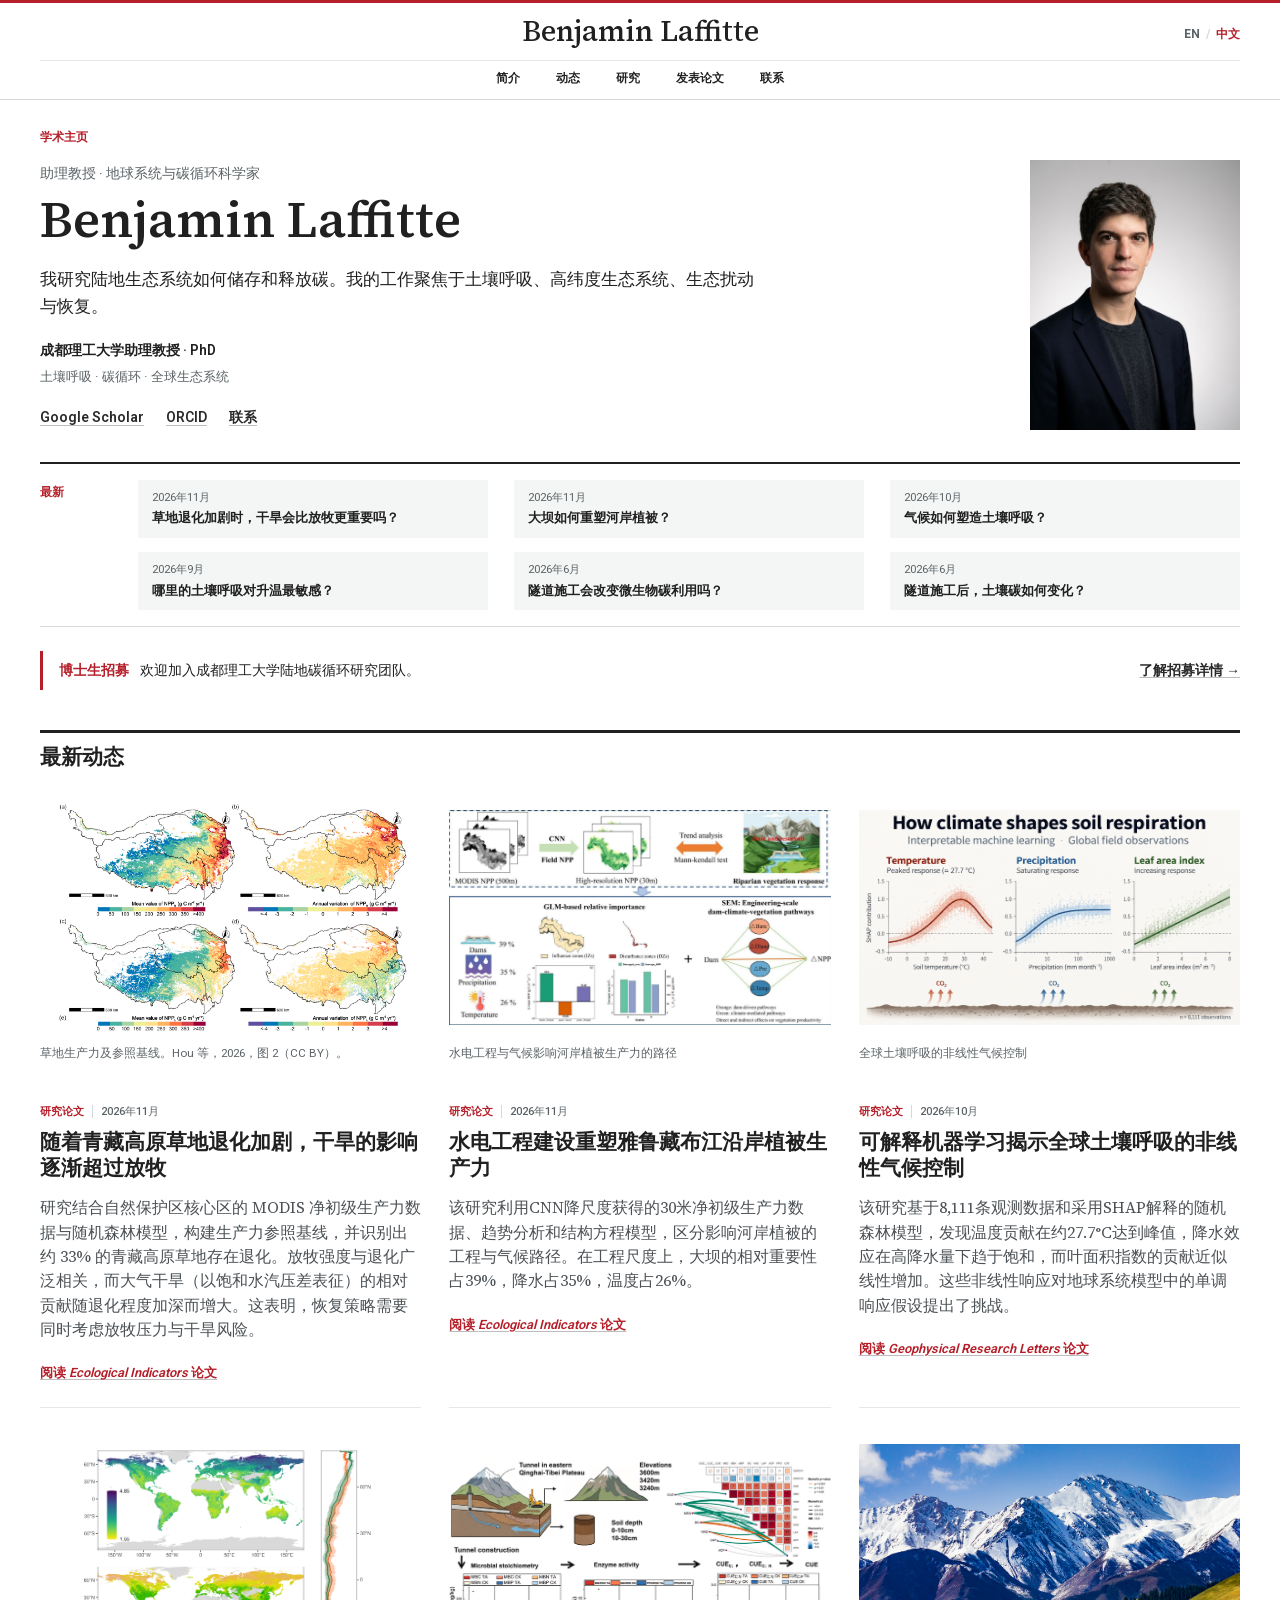
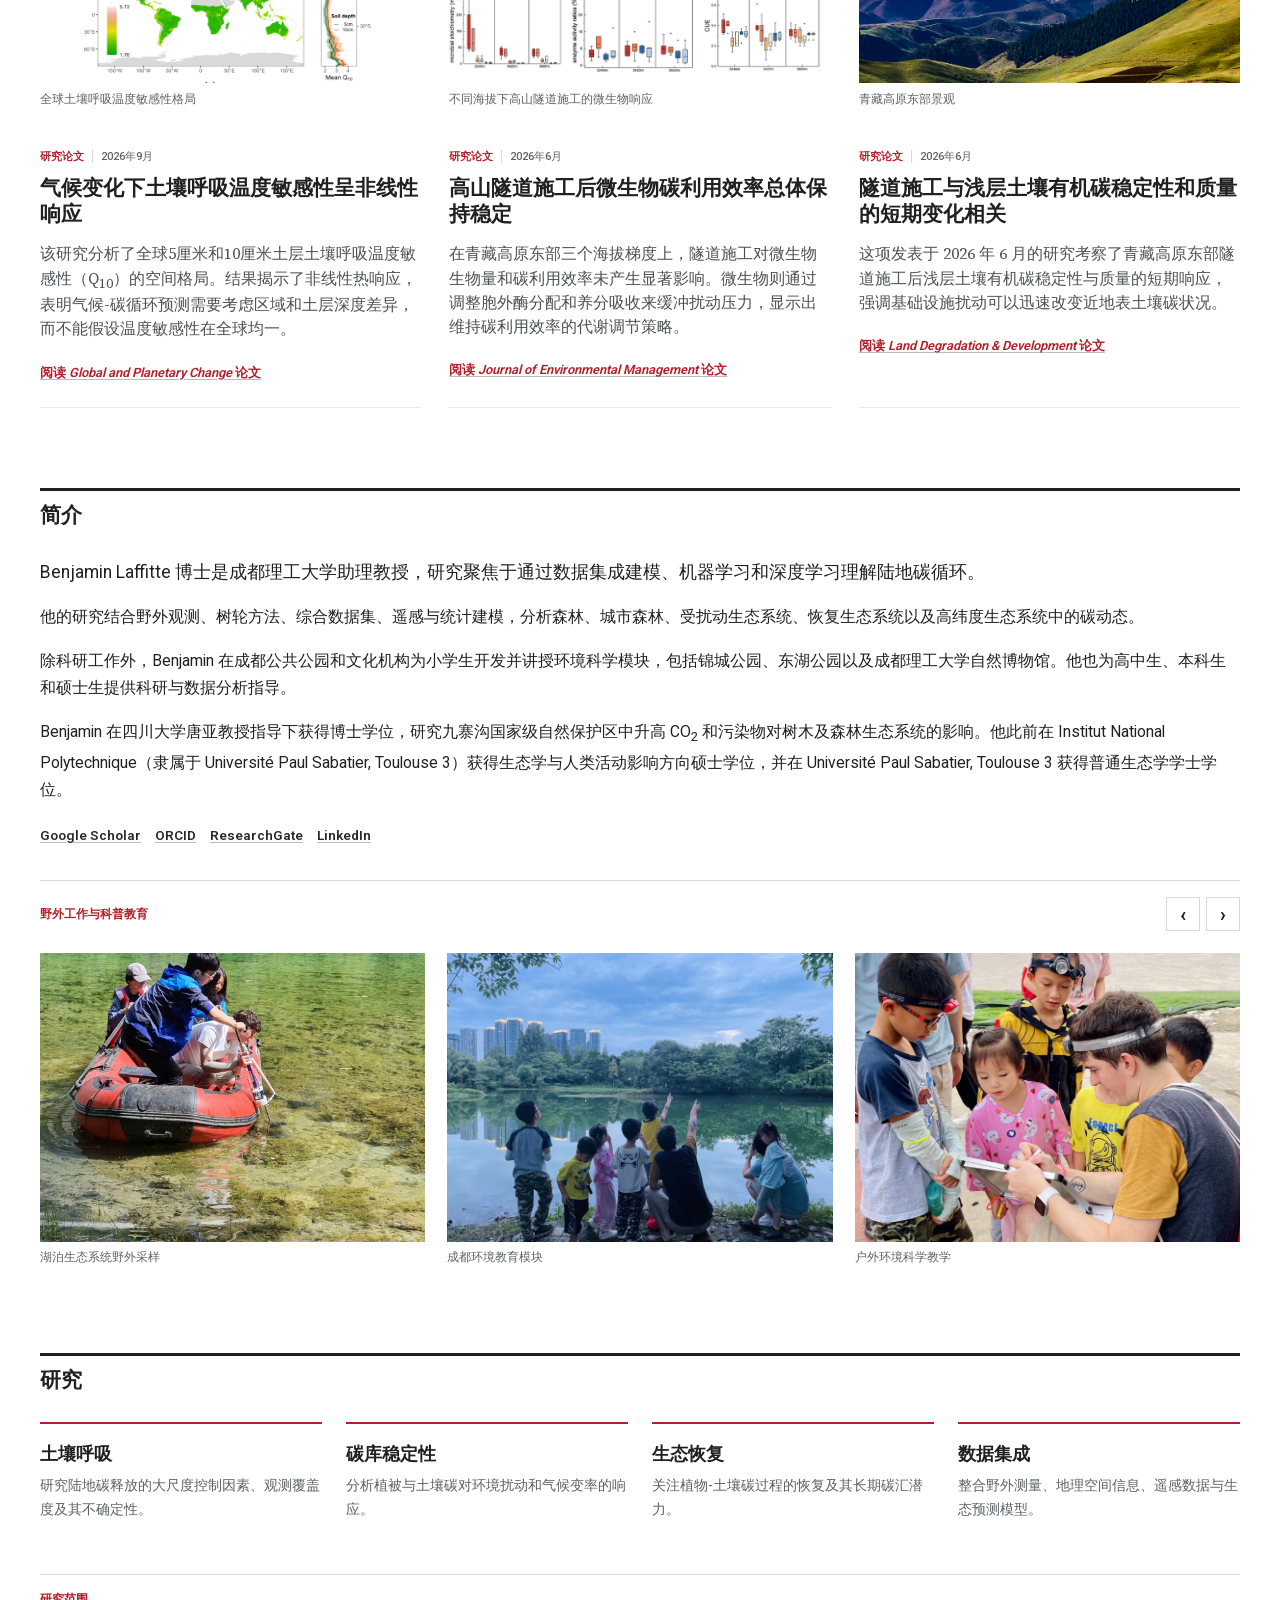
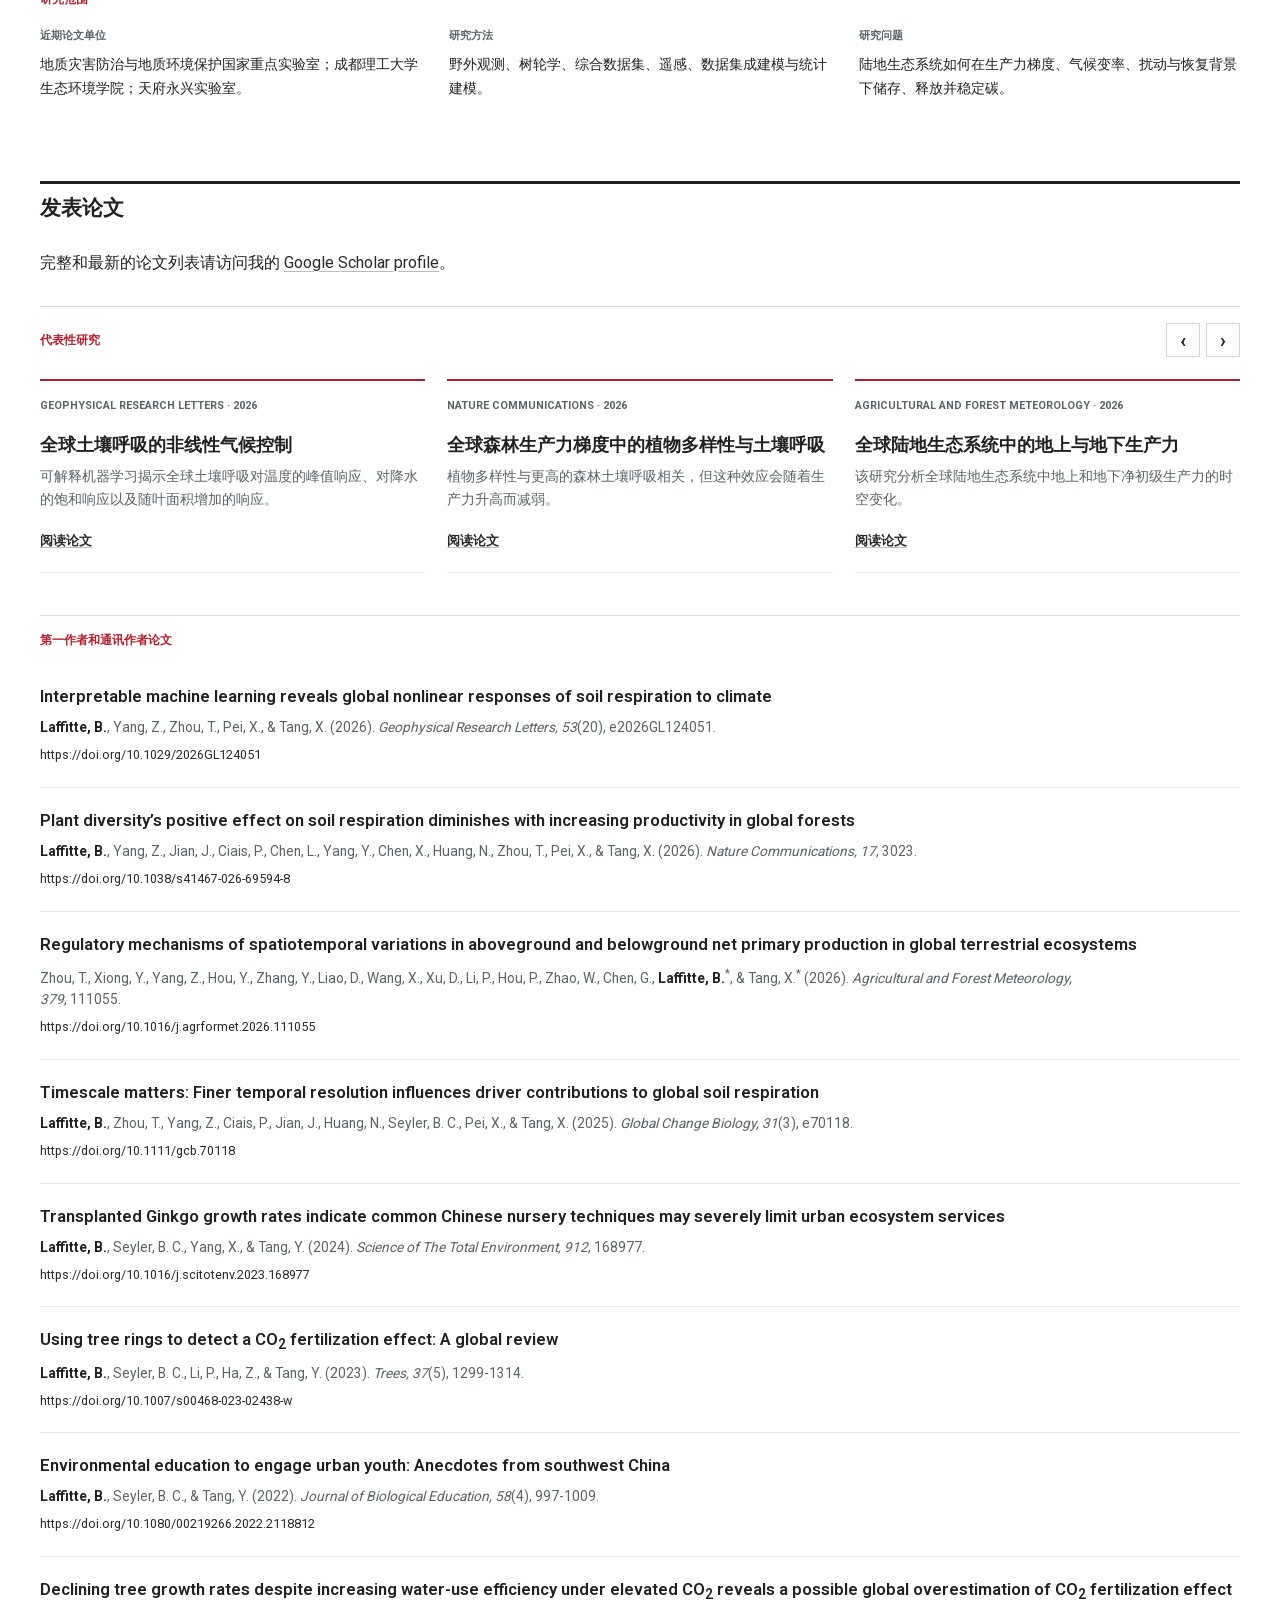
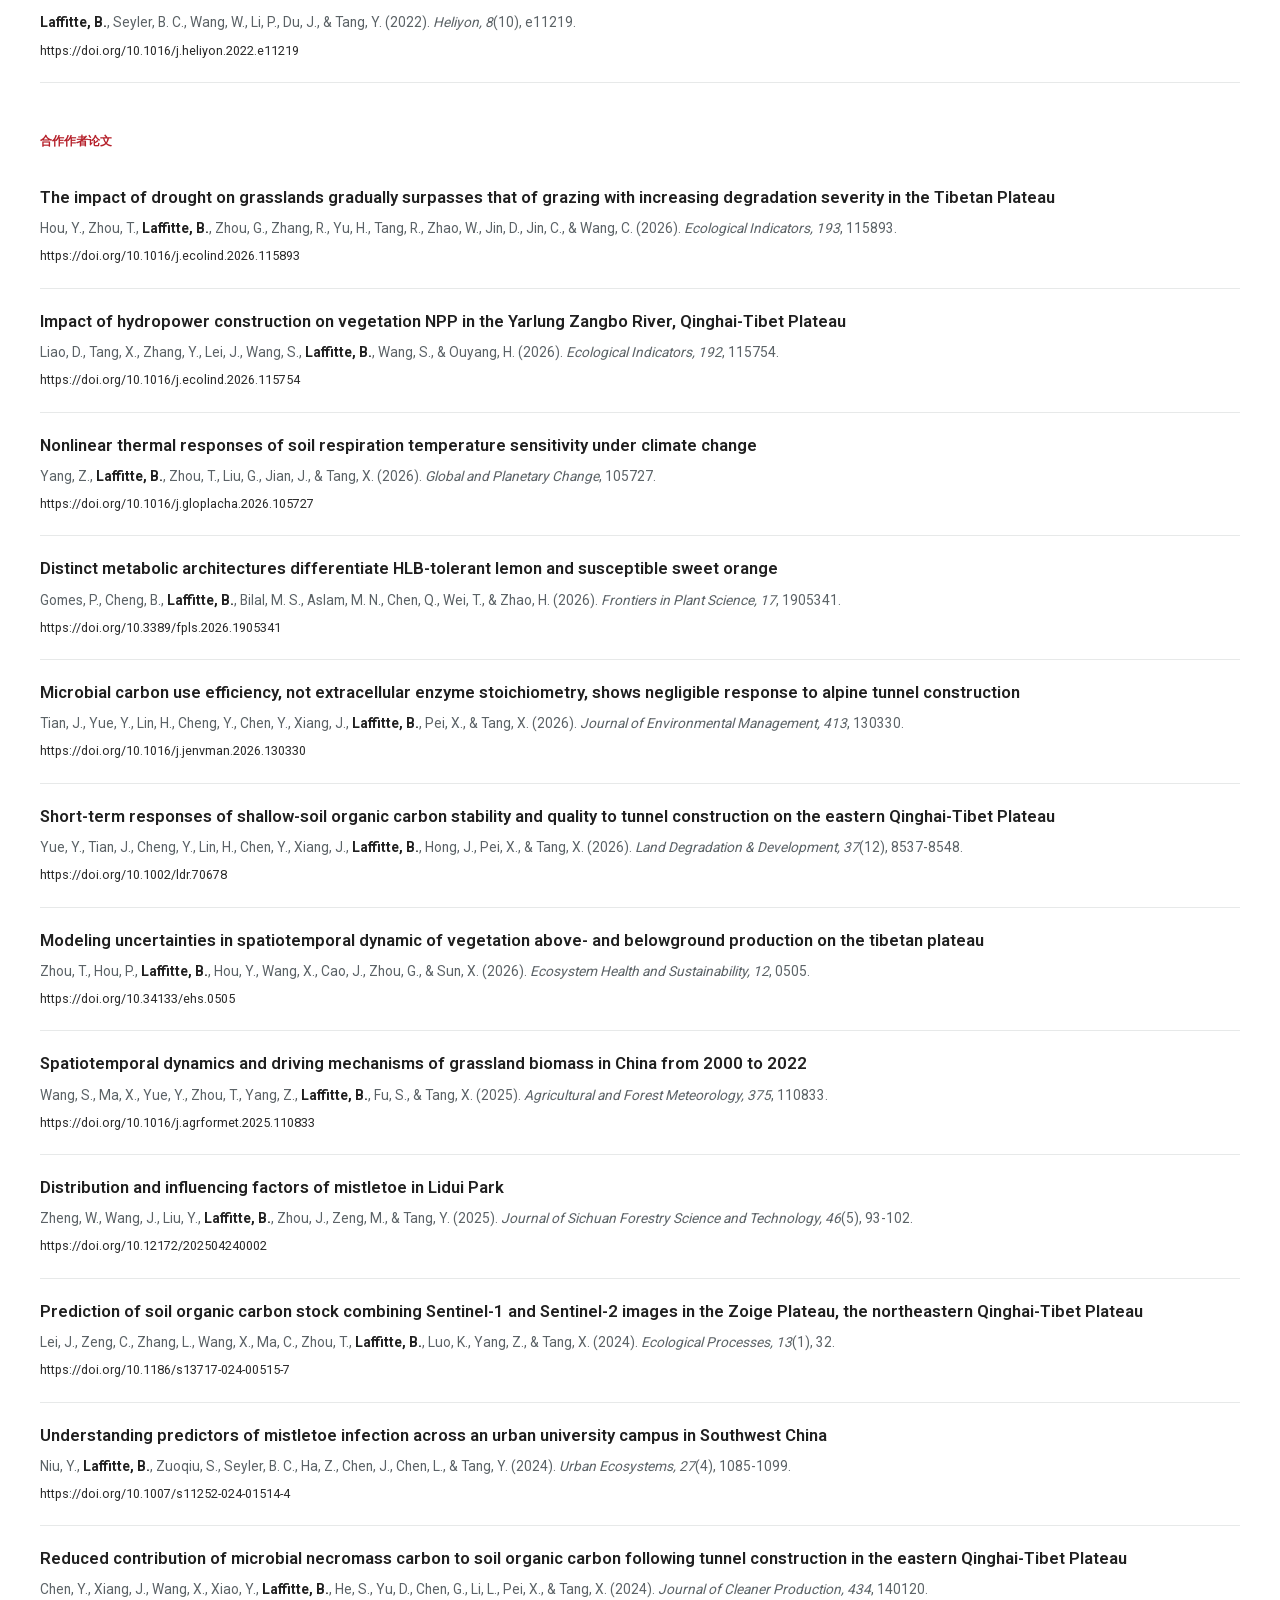
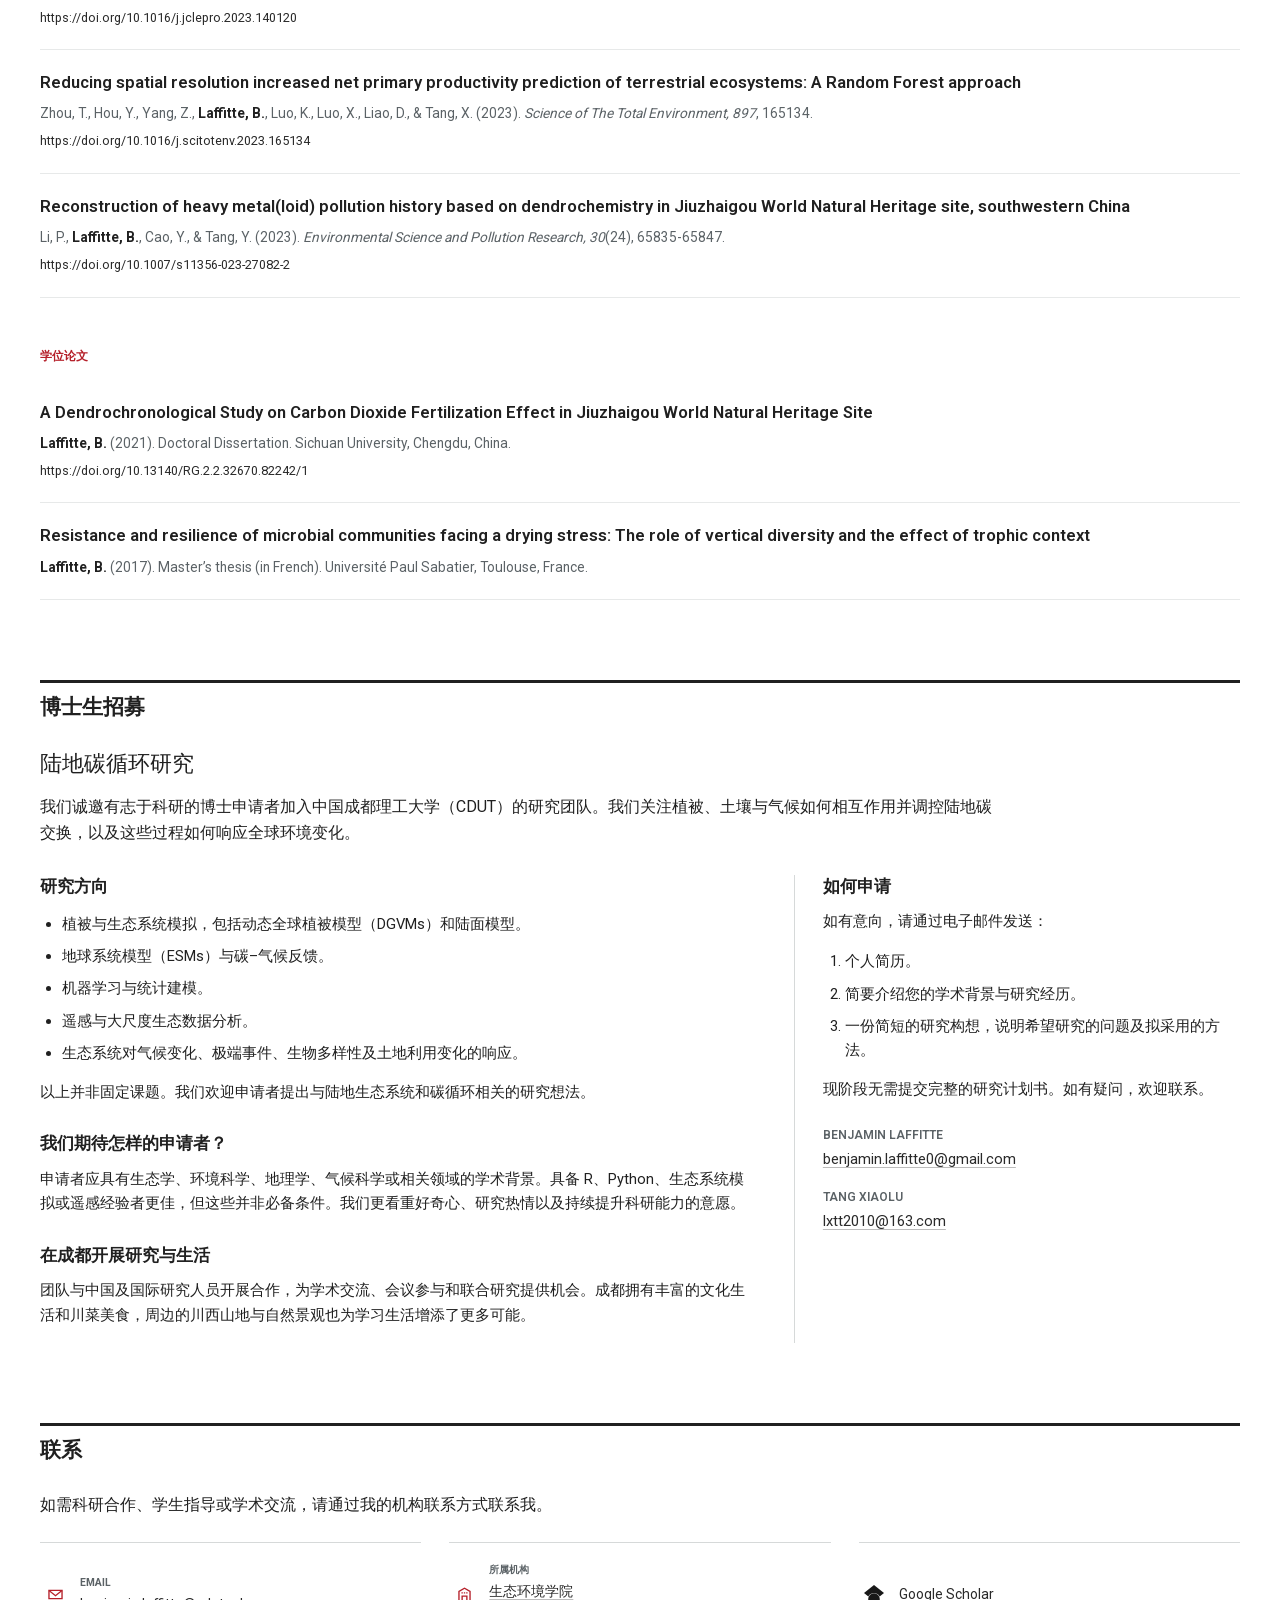
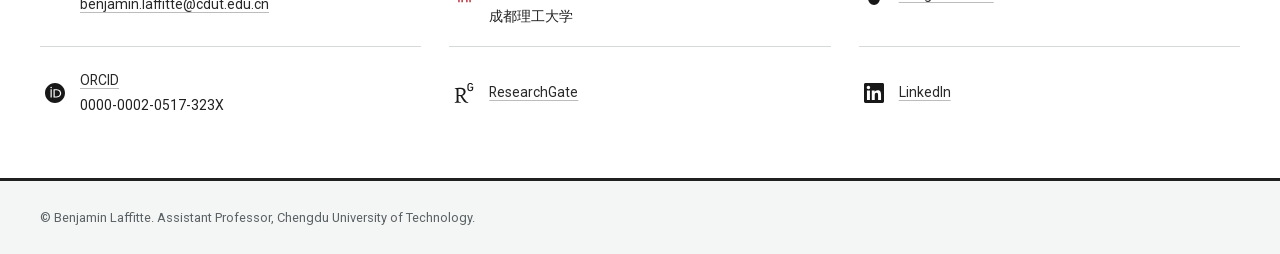
<file: zh.html>
<!doctype html>
<html lang="zh-Hans">
<head>
  <meta charset="utf-8">
  <meta name="viewport" content="width=device-width, initial-scale=1">
  <title>Benjamin Laffitte, PhD | 主页</title>
  <meta name="description" content="Benjamin Laffitte 博士是成都理工大学助理教授，研究聚焦于通过数据集成建模、机器学习和深度学习理解陆地碳循环。">
  <meta name="author" content="Benjamin Laffitte">
  <meta name="robots" content="index, follow">
  <meta name="google-site-verification" content="b7oSxCG4IoUHkqx-J9gA1ETIJlWTeKGbXmMkajVEyJo" />
  <link rel="canonical" href="https://benjaminlaffitte.github.io/zh.html">
  <link rel="alternate" hreflang="en" href="https://benjaminlaffitte.github.io/">
  <link rel="alternate" hreflang="zh-Hans" href="https://benjaminlaffitte.github.io/zh.html">
  <link rel="alternate" hreflang="x-default" href="https://benjaminlaffitte.github.io/">

  <meta property="og:type" content="profile">
  <meta property="og:title" content="Benjamin Laffitte, PhD | 主页">
  <meta property="og:description" content="Benjamin Laffitte 博士是成都理工大学助理教授，研究聚焦于通过数据集成建模、机器学习和深度学习理解陆地碳循环。">
  <meta property="og:url" content="https://benjaminlaffitte.github.io/zh.html">
  <meta property="og:image" content="https://benjaminlaffitte.github.io/portrait.jpg">
  <meta property="og:image:alt" content="Portrait of Benjamin Laffitte">
  <meta property="profile:first_name" content="Benjamin">
  <meta property="profile:last_name" content="Laffitte">

  <meta name="twitter:card" content="summary">
  <meta name="twitter:title" content="Benjamin Laffitte, PhD | 主页">
  <meta name="twitter:description" content="Benjamin Laffitte 博士是成都理工大学助理教授，研究聚焦于通过数据集成建模、机器学习和深度学习理解陆地碳循环。">
  <meta name="twitter:image" content="https://benjaminlaffitte.github.io/portrait.jpg">

  <link rel="stylesheet" href="styles.css?v=20260626-news-ldd">
  <link rel="preload" href="assets/fonts/source-serif-4-latin.woff2" as="font" type="font/woff2" crossorigin>
  <link rel="stylesheet" href="journal.css?v=20261119-phd">
  <script type="application/ld+json">
  {
    "@context": "https://schema.org",
    "@type": "Person",
    "@id": "https://benjaminlaffitte.github.io/#benjamin-laffitte",
    "name": "Benjamin Laffitte",
    "givenName": "Benjamin",
    "familyName": "Laffitte",
    "jobTitle": "Assistant Professor",
    "affiliation": {
      "@type": "CollegeOrUniversity",
      "name": "Chengdu University of Technology"
    },
    "url": "https://benjaminlaffitte.github.io/zh.html",
    "image": "https://benjaminlaffitte.github.io/portrait.jpg",
    "sameAs": [
      "https://scholar.google.com/citations?user=4ZcM1v4AAAAJ",
      "https://orcid.org/0000-0002-0517-323X",
      "https://www.researchgate.net/profile/Benjamin-Laffitte",
      "https://cn.linkedin.com/in/benjamin-laffitte-94b067a8"
    ],
    "knowsAbout": [
      "Earth system science",
      "Ecosystem carbon cycling",
      "Terrestrial carbon cycling",
      "Soil respiration",
      "Plant diversity",
      "Climate-carbon feedbacks",
      "Ecological restoration"
    ],
    "description": "Benjamin Laffitte 博士是成都理工大学助理教授，研究聚焦于通过数据集成建模、机器学习和深度学习理解陆地碳循环。"
  }
  </script>
</head>
<body>
  <header class="site-header">
    <nav class="nav container" aria-label="主导航">
      <a class="name" href="#top" aria-label="Benjamin Laffitte homepage">Benjamin Laffitte</a>
      <div class="nav-actions">
        <div class="nav-links">
          <a href="#about">简介</a>
          <a href="#news">动态</a>
          <a href="#research">研究</a>
          <a href="#publications">发表论文</a>
          <a href="#contact">联系</a>
        </div>
        <div class="language-switch" aria-label="语言选择">
          <a href="index.html">EN</a>
          <span aria-current="true">中文</span>
        </div>
      </div>
    </nav>
  </header>

  <main id="top">
    <section class="hero container" aria-labelledby="hero-title">
      <div class="hero-copy">
        <p class="hero-kicker">学术主页</p>
        <p class="eyebrow">助理教授 · 地球系统与碳循环科学家</p>
        <h1 id="hero-title"><span class="hero-name-part">Benjamin</span> <span class="hero-name-part">Laffitte</span></h1>
        <img class="profile-photo-inline" src="portrait.jpg" alt="Portrait of Benjamin Laffitte" width="132" height="170">
        <p class="intro">我研究陆地生态系统如何储存和释放碳。我的工作聚焦于土壤呼吸、高纬度生态系统、生态扰动与恢复。</p>
        <p class="hero-meta">成都理工大学助理教授 <span class="nowrap">&middot; PhD</span></p>
        <p class="research-keywords">土壤呼吸 · 碳循环 · 全球生态系统</p>
        <div class="hero-links" aria-label="学术主页链接">
          <a href="https://scholar.google.com/citations?user=4ZcM1v4AAAAJ" target="_blank" rel="noopener noreferrer">Google Scholar</a>
          <a href="https://orcid.org/0000-0002-0517-323X" target="_blank" rel="noopener noreferrer">ORCID</a>
          <a href="#contact">联系</a>
        </div>
      </div>

      <aside class="profile-panel" aria-label="个人简介">
        <img class="profile-photo" src="portrait.jpg" alt="Portrait of Benjamin Laffitte" width="934" height="1200">
      </aside>

      <div class="latest-strip" aria-label="最新动态">
        <span>最新</span>
        <a href="https://doi.org/10.1016/j.ecolind.2026.115893" target="_blank" rel="noopener noreferrer"><time datetime="2026-11">2026年11月</time> 草地退化加剧时，干旱会比放牧更重要吗？</a>
        <a href="https://doi.org/10.1016/j.ecolind.2026.115754" target="_blank" rel="noopener noreferrer"><time datetime="2026-11">2026年11月</time> 大坝如何重塑河岸植被？</a>
        <a href="https://doi.org/10.1029/2026GL124051" target="_blank" rel="noopener noreferrer"><time datetime="2026-10">2026年10月</time> 气候如何塑造土壤呼吸？</a>
        <a href="https://doi.org/10.1016/j.gloplacha.2026.105727" target="_blank" rel="noopener noreferrer"><time datetime="2026-09">2026年9月</time> 哪里的土壤呼吸对升温最敏感？</a>
        <a href="https://doi.org/10.1016/j.jenvman.2026.130330" target="_blank" rel="noopener noreferrer"><time datetime="2026-06">2026年6月</time> 隧道施工会改变微生物碳利用吗？</a>
        <a href="https://doi.org/10.1002/ldr.70678" target="_blank" rel="noopener noreferrer"><time datetime="2026-06">2026年6月</time> 隧道施工后，土壤碳如何变化？</a>
      </div>
    </section>

    <aside class="phd-notice container" aria-label="博士生招募">
      <p><strong>博士生招募</strong> 欢迎加入成都理工大学陆地碳循环研究团队。</p>
      <a href="#phd-opportunities">了解招募详情 <span aria-hidden="true">&rarr;</span></a>
    </aside>

    <section class="section container" id="news" aria-labelledby="news-title">
      <div>
        <h2 id="news-title">最新动态</h2>

        <div class="news-list">
          <article class="news-item">
            <figure class="news-figure research-figure">
              <img src="assets/news/tibetan-grassland-npp-baseline.png" alt="青藏高原草地 MODIS 净初级生产力及参照生产力基线的空间分布与年际趋势" width="1308" height="858">
              <figcaption>草地生产力及参照基线。Hou 等，2026，图 2（CC BY）。</figcaption>
            </figure>
            <div class="news-body">
              <p class="news-meta"><span>研究论文</span><time datetime="2026-11">2026年11月</time></p>
              <h3>随着青藏高原草地退化加剧，干旱的影响逐渐超过放牧</h3>
              <p>研究结合自然保护区核心区的 MODIS 净初级生产力数据与随机森林模型，构建生产力参照基线，并识别出约 33% 的青藏高原草地存在退化。放牧强度与退化广泛相关，而大气干旱（以饱和水汽压差表征）的相对贡献随退化程度加深而增大。这表明，恢复策略需要同时考虑放牧压力与干旱风险。</p>
              <a href="https://doi.org/10.1016/j.ecolind.2026.115893" target="_blank" rel="noopener noreferrer">阅读 <em>Ecological Indicators</em> 论文</a>
            </div>
          </article>
          <article class="news-item">
            <figure class="news-figure research-figure">
              <img src="assets/news/hydropower-vegetation-npp-yarlung-zangbo.png" alt="图形摘要展示高分辨率NPP制图以及大坝、降水和温度影响河岸植被的路径" width="3142" height="1772">
              <figcaption>水电工程与气候影响河岸植被生产力的路径</figcaption>
            </figure>
            <div class="news-body">
              <p class="news-meta"><span>研究论文</span><time datetime="2026-11">2026年11月</time></p>
              <h3>水电工程建设重塑雅鲁藏布江沿岸植被生产力</h3>
              <p>该研究利用CNN降尺度获得的30米净初级生产力数据、趋势分析和结构方程模型，区分影响河岸植被的工程与气候路径。在工程尺度上，大坝的相对重要性占39%，降水占35%，温度占26%。</p>
              <a href="https://doi.org/10.1016/j.ecolind.2026.115754" target="_blank" rel="noopener noreferrer">阅读 <em>Ecological Indicators</em> 论文</a>
            </div>
          </article>
          <article class="news-item">
            <figure class="news-figure research-figure">
              <img src="assets/news/climate-shapes-soil-respiration.png" alt="可解释机器学习揭示温度、降水和叶面积指数对土壤呼吸影响的响应曲线" width="1672" height="941">
              <figcaption>全球土壤呼吸的非线性气候控制</figcaption>
            </figure>
            <div class="news-body">
              <p class="news-meta"><span>研究论文</span><time datetime="2026-10">2026年10月</time></p>
              <h3>可解释机器学习揭示全球土壤呼吸的非线性气候控制</h3>
              <p>该研究基于8,111条观测数据和采用SHAP解释的随机森林模型，发现温度贡献在约27.7°C达到峰值，降水效应在高降水量下趋于饱和，而叶面积指数的贡献近似线性增加。这些非线性响应对地球系统模型中的单调响应假设提出了挑战。</p>
              <a href="https://doi.org/10.1029/2026GL124051" target="_blank" rel="noopener noreferrer">阅读 <em>Geophysical Research Letters</em> 论文</a>
            </div>
          </article>
          <article class="news-item">
            <figure class="news-figure research-figure">
              <img src="assets/news/global-soil-respiration-temperature-sensitivity.png" alt="全球5厘米和10厘米土层土壤呼吸温度敏感性的地图与纬度剖面" width="1384" height="1050">
              <figcaption>全球土壤呼吸温度敏感性格局</figcaption>
            </figure>
            <div class="news-body">
              <p class="news-meta"><span>研究论文</span><time datetime="2026-09">2026年9月</time></p>
              <h3>气候变化下土壤呼吸温度敏感性呈非线性响应</h3>
              <p>该研究分析了全球5厘米和10厘米土层土壤呼吸温度敏感性（Q<sub>10</sub>）的空间格局。结果揭示了非线性热响应，表明气候-碳循环预测需要考虑区域和土层深度差异，而不能假设温度敏感性在全球均一。</p>
              <a href="https://doi.org/10.1016/j.gloplacha.2026.105727" target="_blank" rel="noopener noreferrer">阅读 <em>Global and Planetary Change</em> 论文</a>
            </div>
          </article>
          <article class="news-item">
            <figure class="news-figure research-figure">
              <img src="assets/news/jem-alpine-tunnel-carbon-use-efficiency.jpg" alt="Graphical abstract showing an alpine tunnel, soil sampling across three elevations, microbial enzyme activity, and carbon-use efficiency" width="1557" height="886">
              <figcaption>不同海拔下高山隧道施工的微生物响应</figcaption>
            </figure>
            <div class="news-body">
              <p class="news-meta"><span>研究论文</span><time datetime="2026-06">2026年6月</time></p>
              <h3>高山隧道施工后微生物碳利用效率总体保持稳定</h3>
              <p>在青藏高原东部三个海拔梯度上，隧道施工对微生物生物量和碳利用效率未产生显著影响。微生物则通过调整胞外酶分配和养分吸收来缓冲扰动压力，显示出维持碳利用效率的代谢调节策略。</p>
              <a href="https://doi.org/10.1016/j.jenvman.2026.130330" target="_blank" rel="noopener noreferrer">阅读 <em>Journal of Environmental Management</em> 论文</a>
            </div>
          </article>
          <article class="news-item">
            <figure class="news-figure">
              <img src="assets/news/ldd-qinghai-tibet-plateau.png" alt="Mountain landscape from the eastern Qinghai-Tibet Plateau" width="1024" height="576">
              <figcaption>青藏高原东部景观</figcaption>
            </figure>
            <div class="news-body">
              <p class="news-meta"><span>研究论文</span><time datetime="2026-06">2026年6月</time></p>
              <h3>隧道施工与浅层土壤有机碳稳定性和质量的短期变化相关</h3>
              <p>这项发表于 2026 年 6 月的研究考察了青藏高原东部隧道施工后浅层土壤有机碳稳定性与质量的短期响应，强调基础设施扰动可以迅速改变近地表土壤碳状况。</p>
              <a href="https://doi.org/10.1002/ldr.70678" target="_blank" rel="noopener noreferrer">阅读 <em>Land Degradation &amp; Development</em> 论文</a>
            </div>
          </article>
        </div>
      </div>
    </section>

    <section class="section container" id="about" aria-labelledby="about-title">
      <div>
        <h2 id="about-title">简介</h2>
        <p class="lead">Benjamin Laffitte 博士是成都理工大学助理教授，研究聚焦于通过数据集成建模、机器学习和深度学习理解陆地碳循环。</p>
        <p>他的研究结合野外观测、树轮方法、综合数据集、遥感与统计建模，分析森林、城市森林、受扰动生态系统、恢复生态系统以及高纬度生态系统中的碳动态。</p>
        <p>除科研工作外，Benjamin 在成都公共公园和文化机构为小学生开发并讲授环境科学模块，包括锦城公园、东湖公园以及成都理工大学自然博物馆。他也为高中生、本科生和硕士生提供科研与数据分析指导。</p>
        <p>Benjamin 在四川大学唐亚教授指导下获得博士学位，研究九寨沟国家级自然保护区中升高 CO<sub>2</sub> 和污染物对树木及森林生态系统的影响。他此前在 Institut National Polytechnique（隶属于 Universit&eacute; Paul Sabatier, Toulouse 3）获得生态学与人类活动影响方向硕士学位，并在 Universit&eacute; Paul Sabatier, Toulouse 3 获得普通生态学学士学位。</p>

        <div class="profile-links" aria-label="外部学术主页">
          <a href="https://scholar.google.com/citations?user=4ZcM1v4AAAAJ" target="_blank" rel="noopener noreferrer">Google Scholar</a>
          <a href="https://orcid.org/0000-0002-0517-323X" target="_blank" rel="noopener noreferrer">ORCID</a>
          <a href="https://www.researchgate.net/profile/Benjamin-Laffitte" target="_blank" rel="noopener noreferrer">ResearchGate</a>
          <a href="https://cn.linkedin.com/in/benjamin-laffitte-94b067a8" target="_blank" rel="noopener noreferrer">LinkedIn</a>
        </div>

        <section class="about-gallery" aria-labelledby="about-gallery-title">
          <div class="gallery-heading">
            <h3 id="about-gallery-title">野外工作与科普教育</h3>
            <div class="slider-controls" aria-label="简介照片控制">
              <button type="button" class="slider-button" data-slider-target="about-gallery-slider" data-slider-direction="-1" aria-label="上一张简介照片">‹</button>
              <button type="button" class="slider-button" data-slider-target="about-gallery-slider" data-slider-direction="1" aria-label="下一张简介照片">›</button>
            </div>
          </div>
          <div class="about-photo-list" id="about-gallery-slider">
            <figure>
              <img src="assets/about/field-lake-sampling.jpg" alt="Field sampling from a small boat in a clear lake" width="1200" height="1600">
              <figcaption>湖泊生态系统野外采样</figcaption>
            </figure>
            <figure>
              <img src="assets/about/chengdu-environmental-education-lake.jpg" alt="Environmental education activity with children beside an urban lake in Chengdu" width="1600" height="1200">
              <figcaption>成都环境教育模块</figcaption>
            </figure>
            <figure>
              <img src="assets/about/chengdu-environmental-education-module.jpg" alt="Outdoor environmental education activity with primary school students" width="1600" height="1239">
              <figcaption>户外环境科学教学</figcaption>
            </figure>
            <figure>
              <img src="assets/about/dendrochronology-fieldwork-log.jpg" alt="Dendrochronology fieldwork on a cut tree log" width="1200" height="1600">
              <figcaption>树轮学野外工作</figcaption>
            </figure>
            <figure>
              <img src="assets/about/night-environmental-education.jpg" alt="Night environmental education activity with children using headlamps" width="1600" height="1200">
              <figcaption>成都夜间环境教育模块</figcaption>
            </figure>
            <figure>
              <img src="assets/about/jiuzhaigou-landscape-autumn.jpg" alt="Mountain lake landscape in Jiuzhaigou" width="1600" height="1197">
              <figcaption>九寨沟景观</figcaption>
            </figure>
            <figure>
              <img src="assets/about/jiuzhaigou-fieldwork.jpg" alt="Fieldwork in Jiuzhaigou with a hard hat near rocky terrain and clear water" width="903" height="1600">
              <figcaption>九寨沟野外工作</figcaption>
            </figure>
            <figure>
              <img src="assets/about/dendrochronology-tree-core.jpg" alt="Tree-ring sampling with an increment borer in a forest" width="1600" height="1200">
              <figcaption>树轮学树芯采样</figcaption>
            </figure>
            <figure>
              <img src="assets/about/jiuzhaigou-winter-landscape.jpg" alt="Winter mountain lake landscape in Jiuzhaigou" width="1600" height="1200">
              <figcaption>九寨沟冬季景观</figcaption>
            </figure>
          </div>
        </section>
      </div>
    </section>

    <section class="section container" id="research" aria-labelledby="research-title">
      <div>
        <h2 id="research-title">研究</h2>
        <div class="grid">
          <article>
            <h3>土壤呼吸</h3>
            <p>研究陆地碳释放的大尺度控制因素、观测覆盖度及其不确定性。</p>
          </article>
          <article>
            <h3>碳库稳定性</h3>
            <p>分析植被与土壤碳对环境扰动和气候变率的响应。</p>
          </article>
          <article>
            <h3>生态恢复</h3>
            <p>关注植物-土壤碳过程的恢复及其长期碳汇潜力。</p>
          </article>
          <article>
            <h3>数据集成</h3>
            <p>整合野外测量、地理空间信息、遥感数据与生态预测模型。</p>
          </article>
        </div>

        <section class="profile-detail" aria-labelledby="profile-detail-title">
          <h3 id="profile-detail-title">研究范围</h3>
          <div class="profile-detail-grid">
            <article>
              <span>近期论文单位</span>
              <p>地质灾害防治与地质环境保护国家重点实验室；成都理工大学生态环境学院；天府永兴实验室。</p>
            </article>
            <article>
              <span>研究方法</span>
              <p>野外观测、树轮学、综合数据集、遥感、数据集成建模与统计建模。</p>
            </article>
            <article>
              <span>研究问题</span>
              <p>陆地生态系统如何在生产力梯度、气候变率、扰动与恢复背景下储存、释放并稳定碳。</p>
            </article>
          </div>
        </section>
      </div>
    </section>

    <section class="section container" id="publications" aria-labelledby="publications-title">
      <div>
        <h2 id="publications-title">发表论文</h2>
        <p>完整和最新的论文列表请访问我的 <a href="https://scholar.google.com/citations?user=4ZcM1v4AAAAJ" target="_blank" rel="noopener noreferrer">Google Scholar profile</a>。</p>

        <section class="selected-research" aria-labelledby="selected-research-title">
          <div class="selected-heading">
            <h3 id="selected-research-title">代表性研究</h3>
            <div class="slider-controls" aria-label="代表性研究控制">
              <button type="button" class="slider-button" data-slider-prev aria-label="上一项代表性研究">‹</button>
              <button type="button" class="slider-button" data-slider-next aria-label="下一项代表性研究">›</button>
            </div>
          </div>
          <div class="selected-list" data-selected-slider>
            <article>
              <span>Geophysical Research Letters · 2026</span>
              <h4>全球土壤呼吸的非线性气候控制</h4>
              <p>可解释机器学习揭示全球土壤呼吸对温度的峰值响应、对降水的饱和响应以及随叶面积增加的响应。</p>
              <a href="https://doi.org/10.1029/2026GL124051" target="_blank" rel="noopener noreferrer">阅读论文</a>
            </article>
            <article>
              <span>Nature Communications · 2026</span>
              <h4>全球森林生产力梯度中的植物多样性与土壤呼吸</h4>
              <p>植物多样性与更高的森林土壤呼吸相关，但这种效应会随着生产力升高而减弱。</p>
              <a href="https://doi.org/10.1038/s41467-026-69594-8" target="_blank" rel="noopener noreferrer">阅读论文</a>
            </article>
            <article>
              <span>Agricultural and Forest Meteorology · 2026</span>
              <h4>全球陆地生态系统中的地上与地下生产力</h4>
              <p>该研究分析全球陆地生态系统中地上和地下净初级生产力的时空变化。</p>
              <a href="https://doi.org/10.1016/j.agrformet.2026.111055" target="_blank" rel="noopener noreferrer">阅读论文</a>
            </article>
            <article>
              <span>Global Change Biology · 2025</span>
              <h4>全球土壤呼吸建模中的时间分辨率</h4>
              <p>更精细的时间分辨率会改变全球土壤呼吸估算中环境驱动因子的归因结果。</p>
              <a href="https://doi.org/10.1111/gcb.70118" target="_blank" rel="noopener noreferrer">阅读论文</a>
            </article>
            <article>
              <span>Science of The Total Environment · 2024</span>
              <h4>城市树木生长与生态系统服务限制</h4>
              <p>移栽银杏的生长速率表明，常见苗圃技术可能限制城市生态系统服务。</p>
              <a href="https://doi.org/10.1016/j.scitotenv.2023.168977" target="_blank" rel="noopener noreferrer">阅读论文</a>
            </article>
          </div>
        </section>

        <section class="publication-group" aria-labelledby="first-author-publications-title">
          <h3 id="first-author-publications-title">第一作者和通讯作者论文</h3>
          <ol class="publication-list">
            <li class="publication"><span class="publication-title">Interpretable machine learning reveals global nonlinear responses of soil respiration to climate</span><span class="publication-meta"><strong>Laffitte, B.</strong>, Yang, Z., Zhou, T., Pei, X., &amp; Tang, X. (2026). <em>Geophysical Research Letters, 53</em>(20), e2026GL124051.</span><a class="publication-link" href="https://doi.org/10.1029/2026GL124051" target="_blank" rel="noopener noreferrer">https://doi.org/10.1029/2026GL124051</a></li>
            <li class="publication"><span class="publication-title">Plant diversity&rsquo;s positive effect on soil respiration diminishes with increasing productivity in global forests</span><span class="publication-meta"><strong>Laffitte, B.</strong>, Yang, Z., Jian, J., Ciais, P., Chen, L., Yang, Y., Chen, X., Huang, N., Zhou, T., Pei, X., &amp; Tang, X. (2026). <em>Nature Communications, 17</em>, 3023.</span><a class="publication-link" href="https://doi.org/10.1038/s41467-026-69594-8" target="_blank" rel="noopener noreferrer">https://doi.org/10.1038/s41467-026-69594-8</a></li>
            <li class="publication"><span class="publication-title">Regulatory mechanisms of spatiotemporal variations in aboveground and belowground net primary production in global terrestrial ecosystems</span><span class="publication-meta">Zhou, T., Xiong, Y., Yang, Z., Hou, Y., Zhang, Y., Liao, D., Wang, X., Xu, D., Li, P., Hou, P., Zhao, W., Chen, G., <strong>Laffitte, B.</strong><sup>*</sup>, &amp; Tang, X.<sup>*</sup> (2026). <em>Agricultural and Forest Meteorology, 379</em>, 111055.</span><a class="publication-link" href="https://doi.org/10.1016/j.agrformet.2026.111055" target="_blank" rel="noopener noreferrer">https://doi.org/10.1016/j.agrformet.2026.111055</a></li>
            <li class="publication"><span class="publication-title">Timescale matters: Finer temporal resolution influences driver contributions to global soil respiration</span><span class="publication-meta"><strong>Laffitte, B.</strong>, Zhou, T., Yang, Z., Ciais, P., Jian, J., Huang, N., Seyler, B. C., Pei, X., &amp; Tang, X. (2025). <em>Global Change Biology, 31</em>(3), e70118.</span><a class="publication-link" href="https://doi.org/10.1111/gcb.70118" target="_blank" rel="noopener noreferrer">https://doi.org/10.1111/gcb.70118</a></li>
            <li class="publication"><span class="publication-title">Transplanted Ginkgo growth rates indicate common Chinese nursery techniques may severely limit urban ecosystem services</span><span class="publication-meta"><strong>Laffitte, B.</strong>, Seyler, B. C., Yang, X., &amp; Tang, Y. (2024). <em>Science of The Total Environment, 912</em>, 168977.</span><a class="publication-link" href="https://doi.org/10.1016/j.scitotenv.2023.168977" target="_blank" rel="noopener noreferrer">https://doi.org/10.1016/j.scitotenv.2023.168977</a></li>
            <li class="publication"><span class="publication-title">Using tree rings to detect a CO<sub>2</sub> fertilization effect: A global review</span><span class="publication-meta"><strong>Laffitte, B.</strong>, Seyler, B. C., Li, P., Ha, Z., &amp; Tang, Y. (2023). <em>Trees, 37</em>(5), 1299-1314.</span><a class="publication-link" href="https://doi.org/10.1007/s00468-023-02438-w" target="_blank" rel="noopener noreferrer">https://doi.org/10.1007/s00468-023-02438-w</a></li>
            <li class="publication"><span class="publication-title">Environmental education to engage urban youth: Anecdotes from southwest China</span><span class="publication-meta"><strong>Laffitte, B.</strong>, Seyler, B. C., &amp; Tang, Y. (2022). <em>Journal of Biological Education, 58</em>(4), 997-1009.</span><a class="publication-link" href="https://doi.org/10.1080/00219266.2022.2118812" target="_blank" rel="noopener noreferrer">https://doi.org/10.1080/00219266.2022.2118812</a></li>
            <li class="publication"><span class="publication-title">Declining tree growth rates despite increasing water-use efficiency under elevated CO<sub>2</sub> reveals a possible global overestimation of CO<sub>2</sub> fertilization effect</span><span class="publication-meta"><strong>Laffitte, B.</strong>, Seyler, B. C., Wang, W., Li, P., Du, J., &amp; Tang, Y. (2022). <em>Heliyon, 8</em>(10), e11219.</span><a class="publication-link" href="https://doi.org/10.1016/j.heliyon.2022.e11219" target="_blank" rel="noopener noreferrer">https://doi.org/10.1016/j.heliyon.2022.e11219</a></li>
          </ol>
        </section>

        <section class="publication-group" aria-labelledby="coauthor-publications-title">
          <h3 id="coauthor-publications-title">合作作者论文</h3>
          <ol class="publication-list">
            <li class="publication"><span class="publication-title">The impact of drought on grasslands gradually surpasses that of grazing with increasing degradation severity in the Tibetan Plateau</span><span class="publication-meta">Hou, Y., Zhou, T., <strong>Laffitte, B.</strong>, Zhou, G., Zhang, R., Yu, H., Tang, R., Zhao, W., Jin, D., Jin, C., &amp; Wang, C. (2026). <em>Ecological Indicators, 193</em>, 115893.</span><a class="publication-link" href="https://doi.org/10.1016/j.ecolind.2026.115893" target="_blank" rel="noopener noreferrer">https://doi.org/10.1016/j.ecolind.2026.115893</a></li>
            <li class="publication"><span class="publication-title">Impact of hydropower construction on vegetation NPP in the Yarlung Zangbo River, Qinghai-Tibet Plateau</span><span class="publication-meta">Liao, D., Tang, X., Zhang, Y., Lei, J., Wang, S., <strong>Laffitte, B.</strong>, Wang, S., &amp; Ouyang, H. (2026). <em>Ecological Indicators, 192</em>, 115754.</span><a class="publication-link" href="https://doi.org/10.1016/j.ecolind.2026.115754" target="_blank" rel="noopener noreferrer">https://doi.org/10.1016/j.ecolind.2026.115754</a></li>
            <li class="publication"><span class="publication-title">Nonlinear thermal responses of soil respiration temperature sensitivity under climate change</span><span class="publication-meta">Yang, Z., <strong>Laffitte, B.</strong>, Zhou, T., Liu, G., Jian, J., &amp; Tang, X. (2026). <em>Global and Planetary Change</em>, 105727.</span><a class="publication-link" href="https://doi.org/10.1016/j.gloplacha.2026.105727" target="_blank" rel="noopener noreferrer">https://doi.org/10.1016/j.gloplacha.2026.105727</a></li>
            <li class="publication"><span class="publication-title">Distinct metabolic architectures differentiate HLB-tolerant lemon and susceptible sweet orange</span><span class="publication-meta">Gomes, P., Cheng, B., <strong>Laffitte, B.</strong>, Bilal, M. S., Aslam, M. N., Chen, Q., Wei, T., &amp; Zhao, H. (2026). <em>Frontiers in Plant Science, 17</em>, 1905341.</span><a class="publication-link" href="https://doi.org/10.3389/fpls.2026.1905341" target="_blank" rel="noopener noreferrer">https://doi.org/10.3389/fpls.2026.1905341</a></li>
            <li class="publication"><span class="publication-title">Microbial carbon use efficiency, not extracellular enzyme stoichiometry, shows negligible response to alpine tunnel construction</span><span class="publication-meta">Tian, J., Yue, Y., Lin, H., Cheng, Y., Chen, Y., Xiang, J., <strong>Laffitte, B.</strong>, Pei, X., &amp; Tang, X. (2026). <em>Journal of Environmental Management, 413</em>, 130330.</span><a class="publication-link" href="https://doi.org/10.1016/j.jenvman.2026.130330" target="_blank" rel="noopener noreferrer">https://doi.org/10.1016/j.jenvman.2026.130330</a></li>
            <li class="publication"><span class="publication-title">Short-term responses of shallow-soil organic carbon stability and quality to tunnel construction on the eastern Qinghai-Tibet Plateau</span><span class="publication-meta">Yue, Y., Tian, J., Cheng, Y., Lin, H., Chen, Y., Xiang, J., <strong>Laffitte, B.</strong>, Hong, J., Pei, X., &amp; Tang, X. (2026). <em>Land Degradation &amp; Development, 37</em>(12), 8537-8548.</span><a class="publication-link" href="https://doi.org/10.1002/ldr.70678" target="_blank" rel="noopener noreferrer">https://doi.org/10.1002/ldr.70678</a></li>
            <li class="publication"><span class="publication-title">Modeling uncertainties in spatiotemporal dynamic of vegetation above- and belowground production on the tibetan plateau</span><span class="publication-meta">Zhou, T., Hou, P., <strong>Laffitte, B.</strong>, Hou, Y., Wang, X., Cao, J., Zhou, G., &amp; Sun, X. (2026). <em>Ecosystem Health and Sustainability, 12</em>, 0505.</span><a class="publication-link" href="https://doi.org/10.34133/ehs.0505" target="_blank" rel="noopener noreferrer">https://doi.org/10.34133/ehs.0505</a></li>
            <li class="publication"><span class="publication-title">Spatiotemporal dynamics and driving mechanisms of grassland biomass in China from 2000 to 2022</span><span class="publication-meta">Wang, S., Ma, X., Yue, Y., Zhou, T., Yang, Z., <strong>Laffitte, B.</strong>, Fu, S., &amp; Tang, X. (2025). <em>Agricultural and Forest Meteorology, 375</em>, 110833.</span><a class="publication-link" href="https://doi.org/10.1016/j.agrformet.2025.110833" target="_blank" rel="noopener noreferrer">https://doi.org/10.1016/j.agrformet.2025.110833</a></li>
            <li class="publication"><span class="publication-title">Distribution and influencing factors of mistletoe in Lidui Park</span><span class="publication-meta">Zheng, W., Wang, J., Liu, Y., <strong>Laffitte, B.</strong>, Zhou, J., Zeng, M., &amp; Tang, Y. (2025). <em>Journal of Sichuan Forestry Science and Technology, 46</em>(5), 93-102.</span><a class="publication-link" href="https://doi.org/10.12172/202504240002" target="_blank" rel="noopener noreferrer">https://doi.org/10.12172/202504240002</a></li>
            <li class="publication"><span class="publication-title">Prediction of soil organic carbon stock combining Sentinel-1 and Sentinel-2 images in the Zoige Plateau, the northeastern Qinghai-Tibet Plateau</span><span class="publication-meta">Lei, J., Zeng, C., Zhang, L., Wang, X., Ma, C., Zhou, T., <strong>Laffitte, B.</strong>, Luo, K., Yang, Z., &amp; Tang, X. (2024). <em>Ecological Processes, 13</em>(1), 32.</span><a class="publication-link" href="https://doi.org/10.1186/s13717-024-00515-7" target="_blank" rel="noopener noreferrer">https://doi.org/10.1186/s13717-024-00515-7</a></li>
            <li class="publication"><span class="publication-title">Understanding predictors of mistletoe infection across an urban university campus in Southwest China</span><span class="publication-meta">Niu, Y., <strong>Laffitte, B.</strong>, Zuoqiu, S., Seyler, B. C., Ha, Z., Chen, J., Chen, L., &amp; Tang, Y. (2024). <em>Urban Ecosystems, 27</em>(4), 1085-1099.</span><a class="publication-link" href="https://doi.org/10.1007/s11252-024-01514-4" target="_blank" rel="noopener noreferrer">https://doi.org/10.1007/s11252-024-01514-4</a></li>
            <li class="publication"><span class="publication-title">Reduced contribution of microbial necromass carbon to soil organic carbon following tunnel construction in the eastern Qinghai-Tibet Plateau</span><span class="publication-meta">Chen, Y., Xiang, J., Wang, X., Xiao, Y., <strong>Laffitte, B.</strong>, He, S., Yu, D., Chen, G., Li, L., Pei, X., &amp; Tang, X. (2024). <em>Journal of Cleaner Production, 434</em>, 140120.</span><a class="publication-link" href="https://doi.org/10.1016/j.jclepro.2023.140120" target="_blank" rel="noopener noreferrer">https://doi.org/10.1016/j.jclepro.2023.140120</a></li>
            <li class="publication"><span class="publication-title">Reducing spatial resolution increased net primary productivity prediction of terrestrial ecosystems: A Random Forest approach</span><span class="publication-meta">Zhou, T., Hou, Y., Yang, Z., <strong>Laffitte, B.</strong>, Luo, K., Luo, X., Liao, D., &amp; Tang, X. (2023). <em>Science of The Total Environment, 897</em>, 165134.</span><a class="publication-link" href="https://doi.org/10.1016/j.scitotenv.2023.165134" target="_blank" rel="noopener noreferrer">https://doi.org/10.1016/j.scitotenv.2023.165134</a></li>
            <li class="publication"><span class="publication-title">Reconstruction of heavy metal(loid) pollution history based on dendrochemistry in Jiuzhaigou World Natural Heritage site, southwestern China</span><span class="publication-meta">Li, P., <strong>Laffitte, B.</strong>, Cao, Y., &amp; Tang, Y. (2023). <em>Environmental Science and Pollution Research, 30</em>(24), 65835-65847.</span><a class="publication-link" href="https://doi.org/10.1007/s11356-023-27082-2" target="_blank" rel="noopener noreferrer">https://doi.org/10.1007/s11356-023-27082-2</a></li>
          </ol>
        </section>

        <section class="publication-group" aria-labelledby="theses-title">
          <h3 id="theses-title">学位论文</h3>
          <ol class="publication-list">
            <li class="publication"><span class="publication-title">A Dendrochronological Study on Carbon Dioxide Fertilization Effect in Jiuzhaigou World Natural Heritage Site</span><span class="publication-meta"><strong>Laffitte, B.</strong> (2021). Doctoral Dissertation. Sichuan University, Chengdu, China.</span><a class="publication-link" href="https://doi.org/10.13140/RG.2.2.32670.82242/1" target="_blank" rel="noopener noreferrer">https://doi.org/10.13140/RG.2.2.32670.82242/1</a></li>
            <li class="publication"><span class="publication-title">Resistance and resilience of microbial communities facing a drying stress: The role of vertical diversity and the effect of trophic context</span><span class="publication-meta"><strong>Laffitte, B.</strong> (2017). Master&rsquo;s thesis (in French). Universit&eacute; Paul Sabatier, Toulouse, France.</span></li>
          </ol>
        </section>
      </div>
    </section>

    <section class="section container" id="phd-opportunities" aria-labelledby="phd-title">
      <h2 id="phd-title">博士生招募</h2>
      <p class="phd-subtitle">陆地碳循环研究</p>
      <p class="phd-intro">我们诚邀有志于科研的博士申请者加入中国成都理工大学（CDUT）的研究团队。我们关注植被、土壤与气候如何相互作用并调控陆地碳交换，以及这些过程如何响应全球环境变化。</p>
      <div class="phd-layout">
        <div>
          <h3>研究方向</h3>
          <ul>
            <li>植被与生态系统模拟，包括动态全球植被模型（DGVMs）和陆面模型。</li>
            <li>地球系统模型（ESMs）与碳–气候反馈。</li>
            <li>机器学习与统计建模。</li>
            <li>遥感与大尺度生态数据分析。</li>
            <li>生态系统对气候变化、极端事件、生物多样性及土地利用变化的响应。</li>
          </ul>
          <p>以上并非固定课题。我们欢迎申请者提出与陆地生态系统和碳循环相关的研究想法。</p>
          <h3>我们期待怎样的申请者？</h3>
          <p>申请者应具有生态学、环境科学、地理学、气候科学或相关领域的学术背景。具备 R、Python、生态系统模拟或遥感经验者更佳，但这些并非必备条件。我们更看重好奇心、研究热情以及持续提升科研能力的意愿。</p>
          <h3>在成都开展研究与生活</h3>
          <p>团队与中国及国际研究人员开展合作，为学术交流、会议参与和联合研究提供机会。成都拥有丰富的文化生活和川菜美食，周边的川西山地与自然景观也为学习生活增添了更多可能。</p>
        </div>
        <div class="phd-application">
          <h3>如何申请</h3>
          <p>如有意向，请通过电子邮件发送：</p>
          <ol>
            <li>个人简历。</li>
            <li>简要介绍您的学术背景与研究经历。</li>
            <li>一份简短的研究构想，说明希望研究的问题及拟采用的方法。</li>
          </ol>
          <p>现阶段无需提交完整的研究计划书。如有疑问，欢迎联系。</p>
          <dl class="phd-contacts">
            <dt>Benjamin Laffitte</dt>
            <dd><a href="mailto:benjamin.laffitte0@gmail.com">benjamin.laffitte0@gmail.com</a></dd>
            <dt>Tang Xiaolu</dt>
            <dd><a href="mailto:lxtt2010@163.com">lxtt2010@163.com</a></dd>
          </dl>
        </div>
      </div>
    </section>

    <section class="section container" id="contact" aria-labelledby="contact-title">
      <div>
        <h2 id="contact-title">联系</h2>
        <p>如需科研合作、学生指导或学术交流，请通过我的机构联系方式联系我。</p>
        <ul class="contact-list">
          <li>
            <span class="contact-icon" aria-hidden="true">
              <svg viewBox="0 0 24 24" focusable="false"><path d="M3.75 6.75h16.5v10.5H3.75z"/><path d="m4.5 7.5 7.5 6 7.5-6"/></svg>
            </span>
            <span class="contact-text"><strong>Email</strong><a href="mailto:benjamin.laffitte@cdut.edu.cn">benjamin.laffitte@cdut.edu.cn</a></span>
          </li>
          <li>
            <span class="contact-icon" aria-hidden="true">
              <svg viewBox="0 0 24 24" focusable="false"><path d="M5 21V8l7-4 7 4v13"/><path d="M9 21v-7h6v7"/><path d="M9 10h.01M12 10h.01M15 10h.01"/></svg>
            </span>
            <span class="contact-text"><strong>所属机构</strong><a href="https://sthjxy.cdut.edu.cn/index.htm" target="_blank" rel="noopener noreferrer">生态环境学院</a><span>成都理工大学</span></span>
          </li>
          <li>
            <span class="contact-icon contact-logo" aria-hidden="true"><img src="assets/icons/google-scholar.svg" alt=""></span>
            <span class="contact-text"><a href="https://scholar.google.com/citations?user=4ZcM1v4AAAAJ" target="_blank" rel="noopener noreferrer">Google Scholar</a></span>
          </li>
          <li>
            <span class="contact-icon contact-logo" aria-hidden="true"><img src="assets/icons/orcid.svg" alt=""></span>
            <span class="contact-text"><a href="https://orcid.org/0000-0002-0517-323X" target="_blank" rel="noopener noreferrer">ORCID</a><span>0000-0002-0517-323X</span></span>
          </li>
          <li>
            <span class="contact-icon contact-logo" aria-hidden="true"><img src="assets/icons/researchgate.svg" alt=""></span>
            <span class="contact-text"><a href="https://www.researchgate.net/profile/Benjamin-Laffitte" target="_blank" rel="noopener noreferrer">ResearchGate</a></span>
          </li>
          <li>
            <span class="contact-icon contact-logo" aria-hidden="true"><img src="assets/icons/linkedin.svg" alt=""></span>
            <span class="contact-text"><a href="https://cn.linkedin.com/in/benjamin-laffitte-94b067a8" target="_blank" rel="noopener noreferrer">LinkedIn</a></span>
          </li>
        </ul>
      </div>
    </section>
  </main>

  <footer>
    <div class="container">
      <p>&copy; Benjamin Laffitte. Assistant Professor, Chengdu University of Technology.</p>
    </div>
  </footer>
  <button type="button" class="back-to-top" aria-label="返回顶部" data-back-to-top>↑</button>
  <script>
    const scrollSlider = (slider, direction) => {
      const firstItem = slider.querySelector("article, figure");
      const itemWidth = firstItem ? firstItem.getBoundingClientRect().width : slider.clientWidth;
      slider.scrollBy({ left: direction * (itemWidth + 22), behavior: "smooth" });
    };

    const selectedSlider = document.querySelector("[data-selected-slider]");
    const previousButton = document.querySelector("[data-slider-prev]");
    const nextButton = document.querySelector("[data-slider-next]");

    if (selectedSlider && previousButton && nextButton) {
      previousButton.addEventListener("click", () => scrollSlider(selectedSlider, -1));
      nextButton.addEventListener("click", () => scrollSlider(selectedSlider, 1));
    }

    document.querySelectorAll("[data-slider-target]").forEach((button) => {
      const slider = document.getElementById(button.dataset.sliderTarget);
      const direction = Number(button.dataset.sliderDirection || 1);
      if (slider) {
        button.addEventListener("click", () => scrollSlider(slider, direction));
      }
    });

    const backToTopButton = document.querySelector("[data-back-to-top]");

    if (backToTopButton) {
      const updateBackToTop = () => {
        backToTopButton.classList.toggle("is-visible", window.scrollY > 520);
      };

      backToTopButton.addEventListener("click", () => {
        window.scrollTo({ top: 0, behavior: "smooth" });
      });

      updateBackToTop();
      window.addEventListener("scroll", updateBackToTop, { passive: true });
    }
  </script>
</body>
</html>
</file>
<file: styles.css>
:root {
  --page: #ffffff;
  --ink: #111111;
  --muted: #5f6368;
  --rule: #d8d8d8;
  --soft-rule: #eeeeee;
  --soft: #f7f7f7;
  --accent: #b51f29;
  --link: #064f80;
  --max: 1120px;
  --sans: Inter, ui-sans-serif, system-ui, -apple-system, BlinkMacSystemFont, "Segoe UI", sans-serif;
  --serif: Georgia, "Times New Roman", serif;
}

* {
  box-sizing: border-box;
}

html {
  scroll-behavior: smooth;
  scroll-padding-top: 74px;
}

body {
  margin: 0;
  background: var(--page);
  color: var(--ink);
  font-family: var(--sans);
  font-size: 16px;
  line-height: 1.58;
}

body::selection {
  background: rgba(181, 31, 41, 0.16);
}

a {
  color: var(--link);
  text-decoration-thickness: 1px;
  text-underline-offset: 0.18em;
}

a:focus-visible {
  outline: 3px solid rgba(181, 31, 41, 0.28);
  outline-offset: 3px;
}

p {
  margin: 0 0 1rem;
}

h1,
h2,
h3,
h4,
p,
li,
dd,
.hero-copy,
.profile-panel {
  min-width: 0;
  overflow-wrap: break-word;
}

.container {
  width: min(calc(100% - 44px), var(--max));
  margin-inline: auto;
}

.site-header {
  position: sticky;
  top: 0;
  z-index: 100;
  background: var(--page);
  border-top: 4px solid var(--accent);
  border-bottom: 1px solid var(--rule);
  box-shadow: 0 1px 0 rgba(17, 17, 17, 0.05);
}

.nav {
  min-height: 50px;
  display: flex;
  align-items: center;
  justify-content: space-between;
  gap: 22px;
}

.name {
  color: var(--ink);
  font-weight: 700;
  font-size: 1.06rem;
  text-decoration: none;
  white-space: nowrap;
}

.nav-links {
  display: flex;
  flex-wrap: wrap;
  justify-content: flex-end;
  gap: 0;
}

.nav-actions {
  display: flex;
  align-items: center;
  justify-content: flex-end;
  gap: 16px;
  min-width: 0;
}

.nav-links a {
  position: relative;
  color: var(--ink);
  font-size: 0.92rem;
  font-weight: 700;
  text-decoration: none;
  line-height: 1;
  padding-inline: 10px;
}

.nav-links a:hover {
  color: var(--accent);
}

.nav-links a + a::before {
  content: "";
  position: absolute;
  left: 0;
  top: 50%;
  width: 3px;
  height: 3px;
  background: var(--rule);
  transform: translate(-50%, -50%);
}

.language-switch {
  display: inline-flex;
  align-items: center;
  gap: 6px;
  white-space: nowrap;
  color: var(--muted);
  font-size: 0.78rem;
  font-weight: 700;
}

.language-switch a,
.language-switch span {
  color: inherit;
  text-decoration: none;
}

.language-switch a:hover {
  color: var(--accent);
}

.language-switch [aria-current="true"] {
  color: var(--accent);
}

.language-switch a + span::before,
.language-switch span + a::before {
  content: "/";
  margin-right: 6px;
  color: var(--rule);
}

.hero {
  padding-block: 34px 30px;
  display: grid;
  grid-template-columns: minmax(0, 1fr) 190px;
  gap: 18px 34px;
  border-bottom: 2px solid var(--rule);
}

.hero-copy {
  max-width: 850px;
}

.hero-copy::before {
  content: "Academic homepage";
  display: block;
  margin-bottom: 10px;
  color: var(--accent);
  font-size: 0.82rem;
  font-weight: 700;
  text-transform: uppercase;
}

:lang(zh-Hans) .hero-copy::before {
  content: "学术主页";
}

.eyebrow {
  color: var(--muted);
  font-size: 0.84rem;
  font-weight: 700;
  text-transform: uppercase;
}

h1,
h2,
h3,
h4 {
  letter-spacing: 0;
}

h1 {
  margin: 7px 0 12px;
  font-family: var(--serif);
  font-size: 3.12rem;
  line-height: 1.02;
  font-weight: 499;
}

h2 {
  margin: 0 0 20px;
  font-family: var(--serif);
  font-size: 2.1rem;
  line-height: 1.08;
  font-weight: 510;
}

.hero-name-part {
  display: inline;
}

h3 {
  margin: 0 0 8px;
  font-size: 1.04rem;
  line-height: 1.35;
}

h4 {
  margin: 0 0 8px;
  font-size: 1rem;
  line-height: 1.35;
}

.intro {
  max-width: 760px;
  font-size: 1.06rem;
  line-height: 1.55;
}

.lead {
  font-size: 1.06rem;
  line-height: 1.55;
}

.hero-meta {
  margin: 18px 0 0;
  padding-top: 13px;
  border-top: 1px solid var(--rule);
  color: var(--ink);
  font-size: 0.98rem;
  font-weight: 600;
}

.research-keywords {
  margin: 5px 0 0;
  color: var(--muted);
  font-size: 0.95rem;
}

.hero-links {
  display: flex;
  flex-wrap: wrap;
  gap: 14px;
  margin-top: 16px;
}

.hero-links a {
  color: var(--link);
  font-size: 0.94rem;
  font-weight: 700;
}

.hero-copy > .profile-photo-inline {
  display: none !important;
}

.profile-panel {
  align-self: start;
  padding-top: 24px;
}

.profile-photo {
  display: block;
  width: 100%;
  max-width: 190px;
  height: auto;
  margin-left: auto;
}

dt {
  margin-bottom: 2px;
  color: var(--muted);
  font-size: 0.75rem;
  font-weight: 700;
  text-transform: uppercase;
}

dd {
  margin: 0;
  font-size: 0.92rem;
}

.latest-strip {
  grid-column: 1 / -1;
  display: flex;
  flex-wrap: wrap;
  gap: 9px 16px;
  align-items: baseline;
  margin-top: 4px;
  padding-top: 16px;
  border-top: 3px solid var(--ink);
}

.latest-strip span {
  color: var(--accent);
  font-size: 0.78rem;
  font-weight: 700;
  text-transform: uppercase;
}

.latest-strip a {
  color: var(--ink);
  font-size: 0.91rem;
  font-weight: 700;
  text-decoration-color: var(--rule);
}

.latest-strip a:hover {
  color: var(--accent);
}

.section {
  padding-block: 48px;
  border-bottom: 3px solid var(--ink);
}

.section > div {
  min-width: 0;
}

.profile-links {
  display: flex;
  flex-wrap: wrap;
  gap: 14px;
  margin-top: 20px;
}

.profile-links a {
  font-size: 0.92rem;
  font-weight: 700;
}

.about-gallery {
  margin-top: 34px;
}

.gallery-heading {
  display: flex;
  align-items: center;
  justify-content: space-between;
  gap: 18px;
  padding: 12px 0;
  border-top: 1px solid var(--rule);
  border-bottom: 1px solid var(--soft-rule);
  color: var(--accent);
  font-size: 0.92rem;
  font-weight: 700;
  text-transform: uppercase;
}

.gallery-heading h3 {
  margin: 0;
  font-size: inherit;
}

.about-photo-list {
  display: grid;
  grid-auto-flow: column;
  grid-auto-columns: calc((100% - 44px) / 3);
  gap: 22px;
  width: 100%;
  max-width: 100%;
  margin-top: 18px;
  padding-bottom: 8px;
  overflow-x: auto;
  overscroll-behavior-inline: contain;
  scroll-snap-type: x mandatory;
  scrollbar-width: thin;
}

.about-photo-list figure {
  min-width: 0;
  margin: 0;
  scroll-snap-align: start;
}

.about-photo-list img {
  display: block;
  width: 100%;
  aspect-ratio: 4 / 3;
  height: auto;
  object-fit: cover;
  background: var(--soft);
}

.about-photo-list figcaption {
  margin-top: 7px;
  color: var(--muted);
  font-size: 0.82rem;
  line-height: 1.35;
}

.news-list {
  display: grid;
  grid-template-columns: repeat(3, minmax(0, 1fr));
  gap: 28px 22px;
  margin-top: 26px;
  border-top: 1px solid var(--rule);
  padding-top: 22px;
  min-width: 0;
}

.news-item {
  display: grid;
  grid-template-columns: 1fr;
  align-content: start;
  gap: 14px;
  padding: 0 0 18px;
  border-bottom: 1px solid var(--soft-rule);
  min-width: 0;
}

.news-figure {
  display: grid;
  grid-template-rows: auto minmax(2.2em, auto);
  align-content: start;
  margin: 0;
  min-width: 0;
}

.news-body {
  display: grid;
  grid-template-rows: auto auto 1fr auto;
  align-content: start;
  min-width: 0;
}

.news-figure img {
  display: block;
  width: 100%;
  max-width: 100%;
  aspect-ratio: 1200 / 799;
  height: auto;
  object-fit: cover;
  background: #f7f7f7;
}

.research-figure img {
  background: #fff;
  object-fit: contain;
}

.news-figure figcaption {
  margin-top: 5px;
  color: var(--muted);
  font-size: 0.78rem;
  line-height: 1.35;
}

.news-body > :last-child {
  margin-bottom: 0;
}

.news-meta {
  display: flex;
  flex-wrap: wrap;
  gap: 7px;
  margin-bottom: 7px;
  color: var(--accent);
  font-size: 0.78rem;
  font-weight: 700;
  text-transform: uppercase;
}

.news-meta time::before {
  content: "/";
  margin-right: 7px;
  color: var(--muted);
}

.news-list time {
  color: var(--accent);
}

.news-list h3 {
  max-width: 760px;
  font-family: var(--serif);
  font-size: 1.42rem;
  font-weight: 400;
  line-height: 1.18;
}

.news-list p {
  max-width: 760px;
  color: var(--muted);
}

.news-list a {
  font-weight: 700;
}

.grid {
  display: grid;
  grid-template-columns: repeat(2, minmax(0, 1fr));
  gap: 24px 34px;
  padding-top: 22px;
  border-top: 1px solid var(--rule);
}

.grid article {
  padding-bottom: 18px;
  border-bottom: 1px solid var(--soft-rule);
}

.grid h3 {
  color: var(--ink);
}

.grid p {
  margin-bottom: 0;
  color: var(--muted);
}

.profile-detail {
  margin-top: 34px;
}

.profile-detail h3,
.selected-heading,
.publication-group h3 {
  width: 100%;
  margin-bottom: 0;
  padding: 12px 0;
  border-top: 1px solid var(--rule);
  border-bottom: 1px solid var(--soft-rule);
  color: var(--accent);
  font-size: 0.92rem;
  text-transform: uppercase;
}

.selected-research {
  margin-top: 30px;
}

.selected-heading {
  display: flex;
  align-items: center;
  justify-content: space-between;
  gap: 18px;
  min-width: 0;
}

.selected-heading h3 {
  margin: 0;
  font-size: inherit;
}

.slider-controls {
  display: flex;
  gap: 6px;
}

.slider-button {
  display: inline-grid;
  place-items: center;
  width: 30px;
  height: 30px;
  border: 1px solid var(--rule);
  background: transparent;
  color: var(--ink);
  font: inherit;
  font-size: 1.25rem;
  line-height: 1;
  cursor: pointer;
}

.slider-button:hover {
  border-color: var(--accent);
  color: var(--accent);
}

.selected-list {
  display: grid;
  grid-auto-flow: column;
  grid-auto-columns: calc((100% - 44px) / 3);
  width: 100%;
  max-width: 100%;
  overflow-x: auto;
  overscroll-behavior-inline: contain;
  scroll-snap-type: x mandatory;
  scrollbar-width: thin;
  gap: 22px;
  padding-top: 18px;
  padding-bottom: 8px;
  min-width: 0;
}

.selected-list article {
  min-width: 0;
  padding-bottom: 18px;
  border-bottom: 1px solid var(--soft-rule);
  scroll-snap-align: start;
}

.selected-list span {
  display: block;
  margin-bottom: 8px;
  color: var(--muted);
  font-size: 0.74rem;
  font-weight: 700;
  text-transform: uppercase;
}

.selected-list h4 {
  font-family: var(--serif);
  font-size: 1.08rem;
  font-weight: 400;
}

.selected-list p {
  color: var(--muted);
  font-size: 0.94rem;
}

.selected-list a {
  font-size: 0.9rem;
  font-weight: 700;
}

.profile-detail-grid {
  display: grid;
  grid-template-columns: repeat(3, minmax(0, 1fr));
  gap: 24px;
  padding-top: 18px;
}

.profile-detail-grid span {
  display: block;
  margin-bottom: 8px;
  color: var(--muted);
  font-size: 0.75rem;
  font-weight: 700;
  text-transform: uppercase;
}

.profile-detail-grid p {
  margin: 0;
}

.publication-group {
  margin-top: 34px;
}

.publication-group + .publication-group h3 {
  border-top: 0;
}

.publication-list {
  display: grid;
  gap: 0;
  margin: 0;
  padding: 0;
  list-style: none;
}

.publication {
  display: grid;
  gap: 5px;
  padding: 16px 0;
  border-bottom: 1px solid var(--soft-rule);
  color: var(--ink);
  text-align: left;
}

.publication-title {
  font-family: var(--serif);
  font-size: 1.08rem;
  line-height: 1.3;
}

.publication-meta {
  color: var(--muted);
  font-size: 0.94rem;
  line-height: 1.5;
}

.publication-link {
  width: fit-content;
  font-size: 0.88rem;
  overflow-wrap: anywhere;
}

.publication em {
  color: var(--muted);
}

.contact-list {
  display: grid;
  grid-template-columns: repeat(3, minmax(0, 1fr));
  gap: 10px;
  margin: 24px 0 0;
  padding: 0;
  list-style: none;
}

.contact-list li {
  display: grid;
  grid-template-columns: 30px minmax(0, 1fr);
  gap: 10px;
  align-items: center;
  min-height: 76px;
  padding: 11px 12px;
  background: var(--soft);
}

.contact-icon {
  width: 30px;
  height: 30px;
  display: inline-grid;
  place-items: center;
  color: var(--accent);
}

.contact-icon svg {
  width: 19px;
  height: 19px;
  fill: none;
  stroke: currentColor;
  stroke-width: 1.7;
  stroke-linecap: square;
  stroke-linejoin: miter;
}

.contact-logo img {
  display: block;
  width: 20px;
  height: 20px;
  object-fit: contain;
  opacity: 0.9;
}

.contact-text {
  display: grid;
  gap: 2px;
}

.contact-text strong {
  color: var(--muted);
  font-size: 0.7rem;
  font-weight: 700;
  text-transform: uppercase;
}

.contact-text a,
.contact-text span {
  overflow-wrap: anywhere;
}

.contact-list li:hover {
  background: #f1f1f1;
}

footer {
  padding-block: 32px;
  color: var(--muted);
}

footer p {
  margin: 0;
}

.back-to-top {
  position: fixed;
  right: 22px;
  bottom: 22px;
  display: inline-flex;
  align-items: center;
  justify-content: center;
  width: 46px;
  height: 46px;
  border: 1px solid rgba(17, 17, 17, 0.16);
  background: rgba(255, 255, 255, 0.96);
  color: var(--ink);
  font-size: 1.05rem;
  line-height: 1;
  cursor: pointer;
  box-shadow: 0 10px 22px rgba(17, 17, 17, 0.08);
  opacity: 0;
  visibility: hidden;
  transform: translateY(10px);
  transition: opacity 180ms ease, transform 180ms ease, visibility 180ms ease, border-color 180ms ease;
  z-index: 90;
}

.back-to-top:hover {
  border-color: var(--accent);
  color: var(--accent);
}

.back-to-top.is-visible {
  opacity: 1;
  visibility: visible;
  transform: translateY(0);
}

.nowrap {
  white-space: nowrap;
}

@media (prefers-reduced-motion: reduce) {
  html {
    scroll-behavior: auto;
  }

  .back-to-top {
    transition: none;
  }
}

@media (max-width: 900px) {
  h1 {
    font-size: 2.75rem;
  }

  h2 {
    font-size: 2rem;
  }

  .hero {
    grid-template-columns: minmax(0, 1fr) 160px;
    gap: 28px;
  }

  .profile-photo {
    max-width: 160px;
  }

  .news-item {
    gap: 12px;
  }

  .selected-list {
    grid-auto-columns: calc((100% - 22px) / 2);
  }

  .about-photo-list {
    grid-auto-columns: calc((100% - 22px) / 2);
  }

  .profile-detail-grid,
  .contact-list {
    grid-template-columns: repeat(2, minmax(0, 1fr));
  }
}

@media (max-width: 680px) {
  .container {
    width: min(calc(100% - 28px), var(--max));
  }

  .nav {
    position: relative;
    min-height: auto;
    padding-block: 11px;
    align-items: flex-start;
    flex-direction: column;
    gap: 8px;
  }

  .nav-actions {
    width: 100%;
    display: block;
    align-items: flex-start;
  }

  .language-switch {
    position: absolute;
    top: 13px;
    right: 0;
  }

  .nav-links {
    justify-content: flex-start;
    row-gap: 8px;
  }

  .nav-links a {
    font-size: 0.84rem;
    padding-inline: 5px;
  }

  .nav-links a + a::before {
    width: 2px;
    height: 2px;
  }

  .nav-links a:first-child {
    padding-left: 0;
  }

  .hero {
    padding-block: 28px 30px;
    grid-template-columns: 1fr;
    gap: 18px;
  }

  .hero-copy {
    display: grid;
    grid-template-columns: minmax(0, 1fr) 96px;
    column-gap: 12px;
    align-items: center;
  }

  .hero-copy::before {
    grid-column: 1 / -1;
    margin-bottom: 10px;
  }

  .eyebrow {
    grid-column: 1 / -1;
  }

  h1 {
    grid-column: 1;
    grid-row: 3;
    font-size: 1.82rem;
    -webkit-text-stroke: 0.14px currentColor;
    margin: 6px 0 10px;
    white-space: nowrap;
  }

  .hero-name-part {
    display: inline;
  }

  h2 {
    font-size: 1.7rem;
    -webkit-text-stroke: 0.12px currentColor;
  }

  :lang(en) h1 {
    -webkit-text-stroke: 0.18px currentColor;
  }

  :lang(en) h2 {
    -webkit-text-stroke: 0.16px currentColor;
  }

  .intro,
  .lead {
    font-size: 1.03rem;
  }

  .eyebrow,
  .hero-meta,
  .latest-strip a,
  .news-list h3,
  .publication-title {
    overflow-wrap: anywhere;
  }

  .news-list h3 {
    font-size: 1.28rem;
  }

  .hero-copy > .profile-photo-inline {
    display: block !important;
    grid-column: 2;
    grid-row: 3 / span 2;
    justify-self: end;
    align-self: start;
    width: 96px;
    max-width: 100%;
    height: auto;
    margin: 0 0 12px;
  }

  .intro {
    grid-column: 1;
    grid-row: 4;
    margin-bottom: 0.75rem;
    font-size: 0.98rem;
    line-height: 1.45;
  }

  .hero-meta,
  .research-keywords,
  .hero-links {
    grid-column: 1 / -1;
  }

  .profile-panel {
    display: none;
  }

  .section {
    padding-block: 42px;
  }

  .news-item,
  .grid,
  .profile-detail-grid,
  .contact-list {
    grid-template-columns: 1fr;
  }

  .news-list {
    grid-template-columns: 1fr;
    gap: 0;
    padding-top: 0;
  }

  .news-item {
    gap: 18px;
    padding: 22px 0;
  }

  .selected-list {
    grid-auto-columns: min(84%, 320px);
  }

  .about-photo-list {
    grid-auto-columns: min(84%, 320px);
  }

  .back-to-top {
    right: 16px;
    bottom: 16px;
    width: 44px;
    height: 44px;
  }
}

@media (max-width: 420px) {
  h1 {
    font-size: 1.72rem;
  }
}
</file>
<file: journal.css>
/* Editorial theme; shared by the English and Chinese editions. */
@font-face {
  font-family: "Source Serif 4";
  src: url("assets/fonts/source-serif-4-latin.woff2") format("woff2");
  font-style: normal;
  font-weight: 400 700;
  font-display: swap;
}

@font-face {
  font-family: "Roboto";
  src: url("assets/fonts/roboto-latin.woff2") format("woff2");
  font-style: normal;
  font-weight: 400 700;
  font-display: swap;
}

:root {
  --ink: #202020;
  --muted: #5b6266;
  --rule: #d6d9d9;
  --soft-rule: #e7e9e9;
  --soft: #f4f6f5;
  --accent: #b51f29;
  --link: #292929;
  --max: 1200px;
  --sans: "Roboto", -apple-system, BlinkMacSystemFont, "Segoe UI", "PingFang SC", "Microsoft YaHei", sans-serif;
  --serif: "Source Serif 4", Georgia, "Songti SC", "SimSun", serif;
}

body { line-height: 1.65; }
html { scroll-padding-top: 114px; }
::selection { background: #f3d9de; }
.container { width: min(calc(100% - 64px), var(--max)); }
a { text-decoration-color: #bcbcbc; }
a:hover { color: var(--accent); text-decoration-color: currentColor; }
a:focus-visible, button:focus-visible {
  outline: 2px solid var(--accent);
  outline-offset: 5px;
}

.site-header {
  border-top: 3px solid var(--accent);
  box-shadow: none;
}
.nav { position: relative; flex-direction: column; min-height: 96px; gap: 0; padding-top: 12px; }
.name {
  font-family: var(--serif);
  font-size: 1.8rem;
  line-height: 1.15;
  font-weight: 500;
  margin-bottom: 10px;
}
.nav-actions { width: 100%; justify-content: center; border-top: 1px solid var(--soft-rule); }
.nav-links { gap: 36px; }
.nav-links a {
  padding: 12px 0;
  font-size: 0.74rem;
  font-weight: 700;
  text-transform: uppercase;
  border-bottom: 2px solid transparent;
}
.nav-links a:hover, .nav-links a[aria-current="location"] {
  color: var(--accent);
  border-bottom-color: var(--accent);
}
.nav-links a + a::before { content: none; }
.language-switch {
  position: absolute;
  right: 0;
  top: 22px;
  font-size: 0.75rem;
}

.hero {
  padding-block: 28px 0;
  grid-template-columns: minmax(0, 1fr) 210px;
  gap: 22px 56px;
  border: 0;
}
.hero-copy { max-width: 860px; }
.hero-copy::before, :lang(zh-Hans) .hero-copy::before { content: none; }
.hero-kicker {
  margin: 0 0 14px;
  font-size: 0.75rem;
  color: var(--accent);
  font-weight: 700;
  text-transform: uppercase;
}
.eyebrow {
  margin-bottom: 8px;
  font-size: 0.85rem;
  text-transform: none;
  font-weight: 500;
}
h1 {
  font-size: 3.15rem;
  line-height: 1.1;
  font-weight: 550;
  margin: 0 0 18px;
}
.intro { max-width: 720px; font-size: 1.08rem; line-height: 1.6; }
.hero-meta {
  border: 0;
  padding: 0;
  margin-top: 18px;
  font-size: 0.86rem;
  font-weight: 600;
}
.research-keywords { font-size: 0.84rem; margin-top: 4px; }
.hero-links { gap: 22px; margin-top: 18px; }
.hero-links a { font-size: 0.87rem; font-weight: 600; }
.profile-panel { padding-top: 32px; }
.profile-photo { max-width: 210px; }

.phd-notice {
  margin-top: 24px;
  display: flex;
  align-items: center;
  justify-content: space-between;
  flex-wrap: wrap;
  gap: 8px 24px;
  border-left: 3px solid var(--accent);
  padding: 8px 0 8px 16px;
  font-size: 0.86rem;
}
.phd-notice p { margin: 0; }
.phd-notice strong { color: var(--accent); margin-right: 8px; }
.phd-notice a { font-weight: 600; }
.phd-subtitle { font-family: var(--serif); font-size: 1.4rem; line-height: 1.3; margin: 0 0 16px; }
.phd-intro { max-width: 960px; }
.phd-layout { display: grid; grid-template-columns: minmax(0, 1.6fr) minmax(0, 1fr); gap: 40px; margin-top: 28px; font-size: 0.92rem; }
.phd-layout h3 { font-family: var(--sans); font-size: 1.05rem; margin: 28px 0 12px; }
.phd-layout h3:first-child { margin-top: 0; }
.phd-layout ul, .phd-layout ol { padding-left: 22px; }
.phd-layout li { margin-bottom: 8px; }
.phd-application { border-left: 1px solid var(--rule); padding-left: 28px; }
.phd-contacts { margin: 24px 0 0; }
.phd-contacts dt { font-weight: 600; }
.phd-contacts dd { margin: 0 0 16px; overflow-wrap: anywhere; }

.latest-strip {
  display: grid;
  grid-template-columns: 72px repeat(3, minmax(0, 1fr));
  gap: 14px 26px;
  margin-top: 10px;
  padding-block: 16px;
  border-top: 2px solid var(--ink);
  border-bottom: 1px solid var(--rule);
  align-items: start;
}
.latest-strip > span { grid-row: span 2; font-size: 0.72rem; padding-top: 3px; }
.latest-strip a {
  display: block;
  padding: 10px 14px;
  background: var(--soft);
  font-size: 0.82rem;
  font-weight: 600;
  line-height: 1.4;
  text-decoration: none;
}
.latest-strip time {
  display: block;
  font-size: 0.7rem;
  color: var(--muted);
  font-weight: 400;
  margin-bottom: 4px;
}

.section { padding-block: 40px; border-bottom: 0; }
.section + .section { border-top: 0; }
h2 {
  display: flex;
  align-items: center;
  gap: 22px;
  font-family: var(--sans);
  font-size: 1.3rem;
  line-height: 1.25;
  font-weight: 700;
  text-transform: uppercase;
  border-top: 3px solid var(--ink);
  padding-top: 12px;
  margin-bottom: 28px;
}
h2::after { content: none; }
.news-list { margin: 0; border: 0; padding: 0; gap: 36px 28px; }
.news-item { gap: 16px; padding-bottom: 24px; }
.news-figure { grid-template-rows: auto 3.1em; }
.news-figure img { aspect-ratio: 16 / 10; }
.news-figure figcaption { font-size: 0.72rem; line-height: 1.4; margin-top: 8px; }
.news-meta { font-size: 0.68rem; margin-bottom: 10px; gap: 8px; }
.news-body .news-meta { color: var(--accent); }
.news-meta time { color: var(--muted); font-weight: 500; }
.news-meta time::before { content: ""; border-left: 1px solid var(--rule); margin-right: 8px; }
.news-list h3 { font-family: var(--sans); font-size: 1.3rem; font-weight: 700; line-height: 1.25; margin-bottom: 14px; }
.news-body > p:not(.news-meta) { font-family: var(--serif); font-size: 0.98rem; line-height: 1.55; color: #4b5155; }
.news-body > a { font-size: 0.8rem; font-weight: 600; margin-top: 4px; color: var(--accent); }
.news-body { grid-template-rows: auto auto 1fr auto; }

#about > div > p { font-size: 0.98rem; line-height: 1.75; }
#about .lead { font-size: 1.1rem; color: var(--ink); }
.profile-links a { font-size: 0.85rem; font-weight: 600; }
.gallery-heading, .profile-detail h3, .selected-heading, .publication-group h3 {
  border-top: 1px solid var(--rule);
  border-bottom: 0;
  padding-block: 16px;
  font-size: 0.75rem;
  font-weight: 650;
}
.slider-button { width: 34px; height: 34px; }
.slider-button:hover { background: var(--soft); }
.about-photo-list { margin-top: 6px; }
.about-photo-list figcaption { font-size: 0.75rem; }
.grid { border: 0; padding: 0; grid-template-columns: repeat(4, minmax(0, 1fr)); gap: 24px; }
.grid article { border-top: 2px solid var(--accent); border-bottom: 0; padding-top: 18px; }
.grid h3 { font-family: var(--sans); font-weight: 700; font-size: 1.12rem; }
.grid p { font-size: 0.9rem; }
.profile-detail-grid { padding-top: 4px; gap: 28px; }
.profile-detail-grid p { font-size: 0.9rem; }
.profile-detail-grid span { font-size: 0.68rem; }
.selected-list { padding-top: 6px; }
.selected-list article { border-top: 2px solid var(--accent); padding-top: 16px; }
.selected-list span { font-size: 0.67rem; min-height: 2.6em; }
.selected-list h4 { font-family: var(--sans); font-size: 1.12rem; font-weight: 700; line-height: 1.35; }
.selected-list p { font-size: 0.88rem; }
.selected-list a { font-size: 0.82rem; }
.publication { padding: 21px 0; gap: 7px; }
.publication-title { font-family: var(--sans); font-size: 1.04rem; font-weight: 600; line-height: 1.45; }
.publication-meta { font-size: 0.86rem; max-width: 1060px; line-height: 1.6; }
.publication-meta strong { color: var(--ink); }
.publication-link { font-size: 0.78rem; text-decoration: none; }
.publication-link:hover { text-decoration: underline; }
.contact-list { gap: 0 28px; }
.contact-list li { background: none; border-top: 1px solid var(--rule); padding: 18px 0; min-height: 92px; }
.contact-list li:hover { background: none; }
.contact-text { font-size: 0.87rem; }
.contact-text strong { font-size: 0.65rem; }
footer { border-top: 3px solid var(--ink); background: var(--soft); font-size: 0.8rem; padding-block: 26px; }
.back-to-top { box-shadow: 0 2px 8px #0000000d; border-color: var(--rule); }
.nowrap { white-space: normal; }

@media (max-width: 1000px) {
  .nav-links { gap: 28px; }
  .hero { grid-template-columns: minmax(0, 1fr) 175px; column-gap: 32px; }
  .profile-photo { max-width: 175px; }
  h1 { font-size: 2.7rem; }
  .latest-strip { gap: 18px; grid-template-columns: 55px repeat(3, minmax(0, 1fr)); }
  .news-list { gap: 28px 20px; }
  .news-list h3 { font-size: 1.25rem; }
  .news-figure { grid-template-rows: auto 4.1em; }
  .grid { grid-template-columns: repeat(2, minmax(0, 1fr)); }
}

@media (max-width: 800px) {
  html { scroll-padding-top: 112px; }
  .nav { position: relative; flex-direction: column; align-items: flex-start; gap: 0; padding-top: 12px; min-height: auto; }
  .name { font-size: 1.3rem; margin-bottom: 0; }
  .nav-actions { width: 100%; display: block; border-top: 0; }
  .nav-links { justify-content: flex-start; gap: 22px; }
  .nav-links a { padding-block: 12px; text-transform: none; }
  .language-switch { position: absolute; right: 0; top: 18px; border: 0; padding: 0; }
}

@media (max-width: 680px) {
  .phd-layout { grid-template-columns: 1fr; gap: 24px; }
  .phd-application { border-left: 0; border-top: 1px solid var(--rule); padding: 24px 0 0; }
  .container { width: calc(100% - 36px); }
  .name { font-size: 1.2rem; }
  .nav { padding-block: 10px 0; }
  .nav-links { gap: 0; justify-content: space-between; flex-wrap: nowrap; }
  .nav-links a { padding: 11px 0; font-size: 0.78rem; }
  .language-switch { top: 15px; font-size: 0.7rem; }
  .hero { display: block; padding-top: 28px; }
  .hero-copy { grid-template-columns: minmax(0, 1fr) 88px; column-gap: 14px; align-items: start; }
  .hero-copy::before { display: none; }
  .hero-kicker { grid-column: 1 / -1; grid-row: 1; font-size: 0.65rem; margin-bottom: 12px; }
  .eyebrow { grid-column: 1 / -1; grid-row: 2; margin-bottom: 16px; font-size: 0.76rem; line-height: 1.5; }
  h1, :lang(en) h1 { font-size: 1.75rem; line-height: 1.15; font-weight: 550; -webkit-text-stroke: 0; margin: 0 0 12px; white-space: normal; }
  .hero-name-part { display: inline; }
  .hero-copy > .profile-photo-inline { width: 88px; grid-row: 3 / span 2; }
  .intro { font-size: 0.9rem; line-height: 1.55; margin-bottom: 0; }
  .hero-meta { font-size: 0.77rem; line-height: 1.6; margin-top: 18px; }
  .research-keywords { font-size: 0.75rem; }
  .hero-links { margin-top: 14px; gap: 20px; }
  .hero-links a { font-size: 0.82rem; }
  .latest-strip { grid-template-columns: repeat(2, minmax(0, 1fr)); gap: 16px 18px; margin-top: 26px; padding-block: 16px 20px; }
  .latest-strip > span { grid-row: auto; grid-column: 1 / -1; padding: 0; font-size: 0.65rem; }
  .latest-strip a { font-size: 0.72rem; padding: 9px 10px; }
  .latest-strip time { font-size: 0.64rem; }
  .section { padding-block: 32px; }
  h2, :lang(en) h2 { font-size: 1.22rem; font-weight: 700; -webkit-text-stroke: 0; margin-bottom: 24px; gap: 16px; }
  .news-list { grid-template-columns: 1fr; gap: 26px; }
  .news-item { padding: 0 0 24px; gap: 16px; }
  .news-figure { grid-template-rows: auto auto; }
  .news-list h3 { font-size: 1.3rem; overflow-wrap: break-word; }
  .news-body > p:not(.news-meta) { font-size: 1rem; }
  .news-meta { font-size: 0.67rem; }
  #about > div > p { font-size: 0.92rem; }
  #about .lead { font-size: 1rem; }
  .gallery-heading, .profile-detail h3, .selected-heading, .publication-group h3 { font-size: 0.7rem; line-height: 1.6; }
  .grid { grid-template-columns: 1fr; }
  .profile-detail-grid { grid-template-columns: 1fr; }
  .publication-title { font-size: 1rem; overflow-wrap: break-word; }
  .publication-meta { font-size: 0.82rem; }
  .publication-link { font-size: 0.74rem; }
  .contact-list { grid-template-columns: 1fr; }
  .contact-list li { min-height: 80px; }
}

@media (max-width: 360px) {
  .hero-copy { grid-template-columns: minmax(0, 1fr) 72px; gap: 0 12px; }
  .hero-copy > .profile-photo-inline { width: 72px; }
  h1, :lang(en) h1 { font-size: 1.55rem; }
  .nav-links a { font-size: 0.72rem; }
}
</file>
